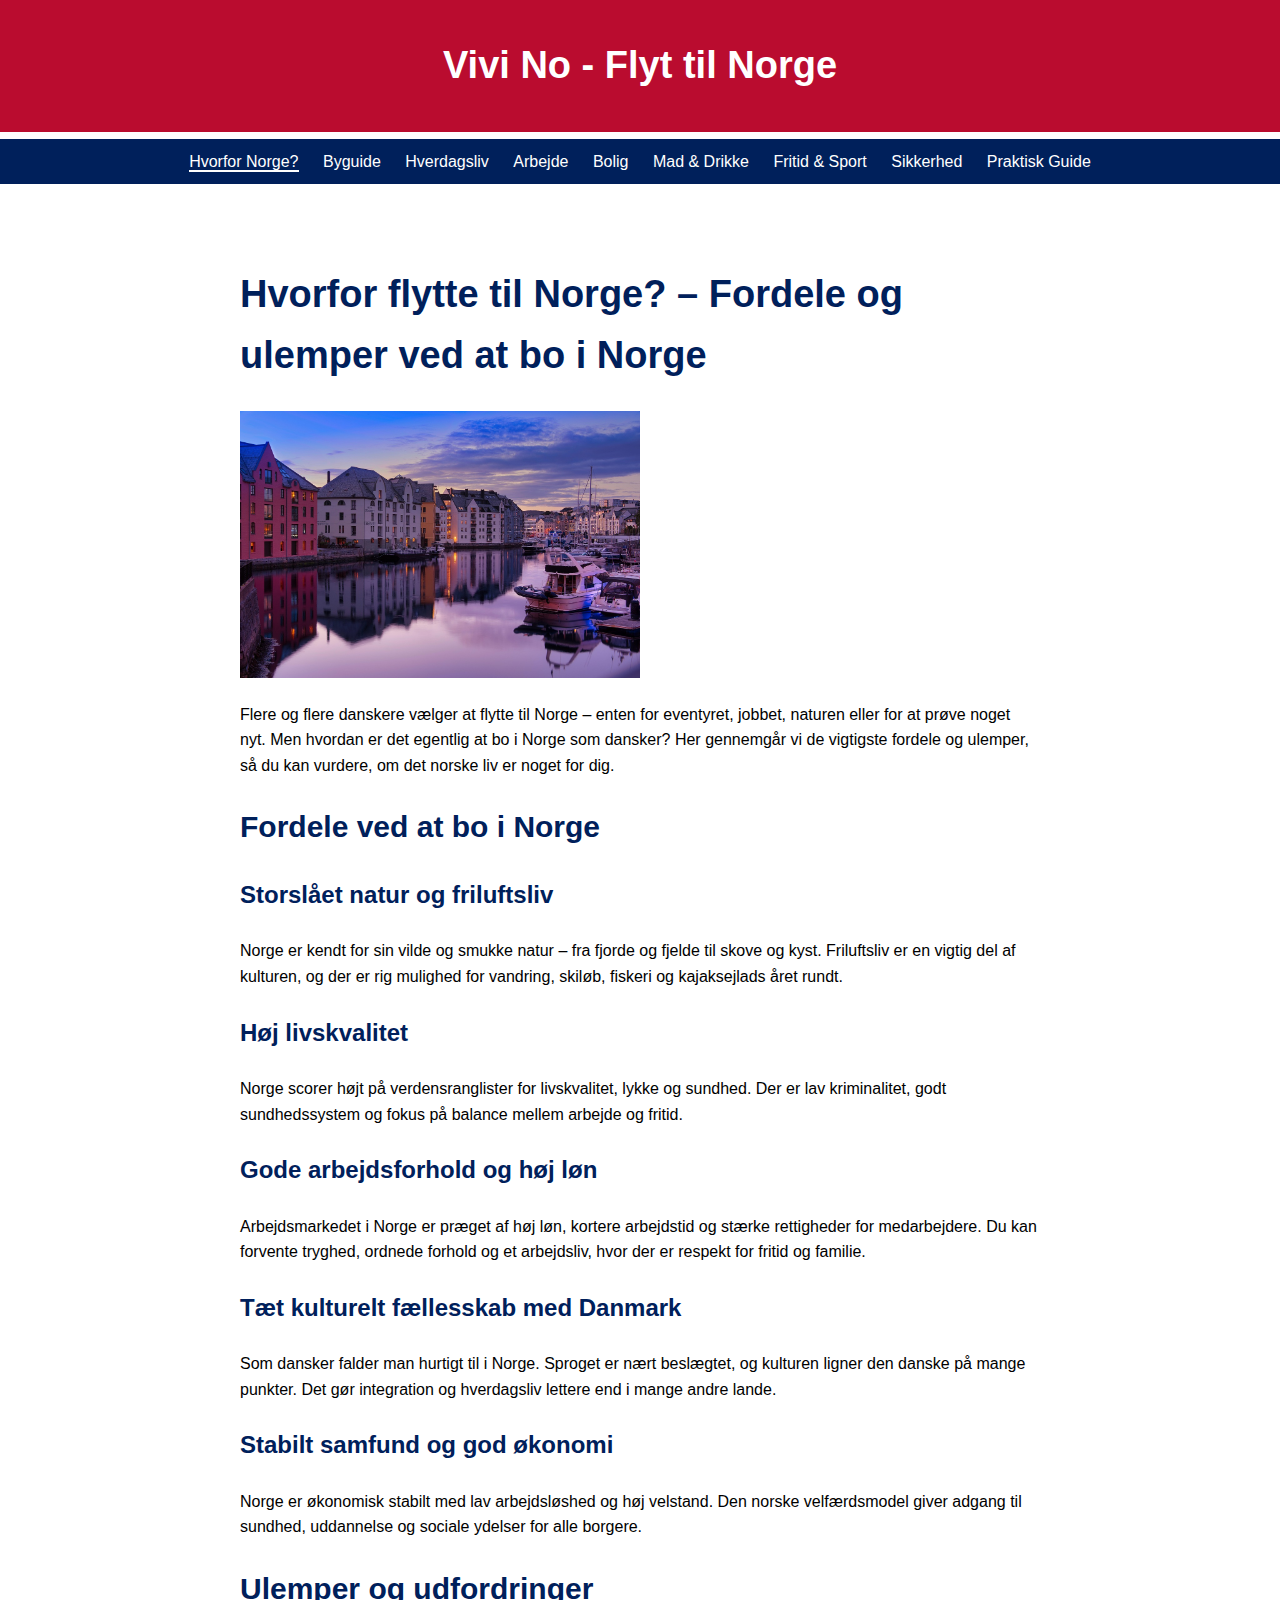
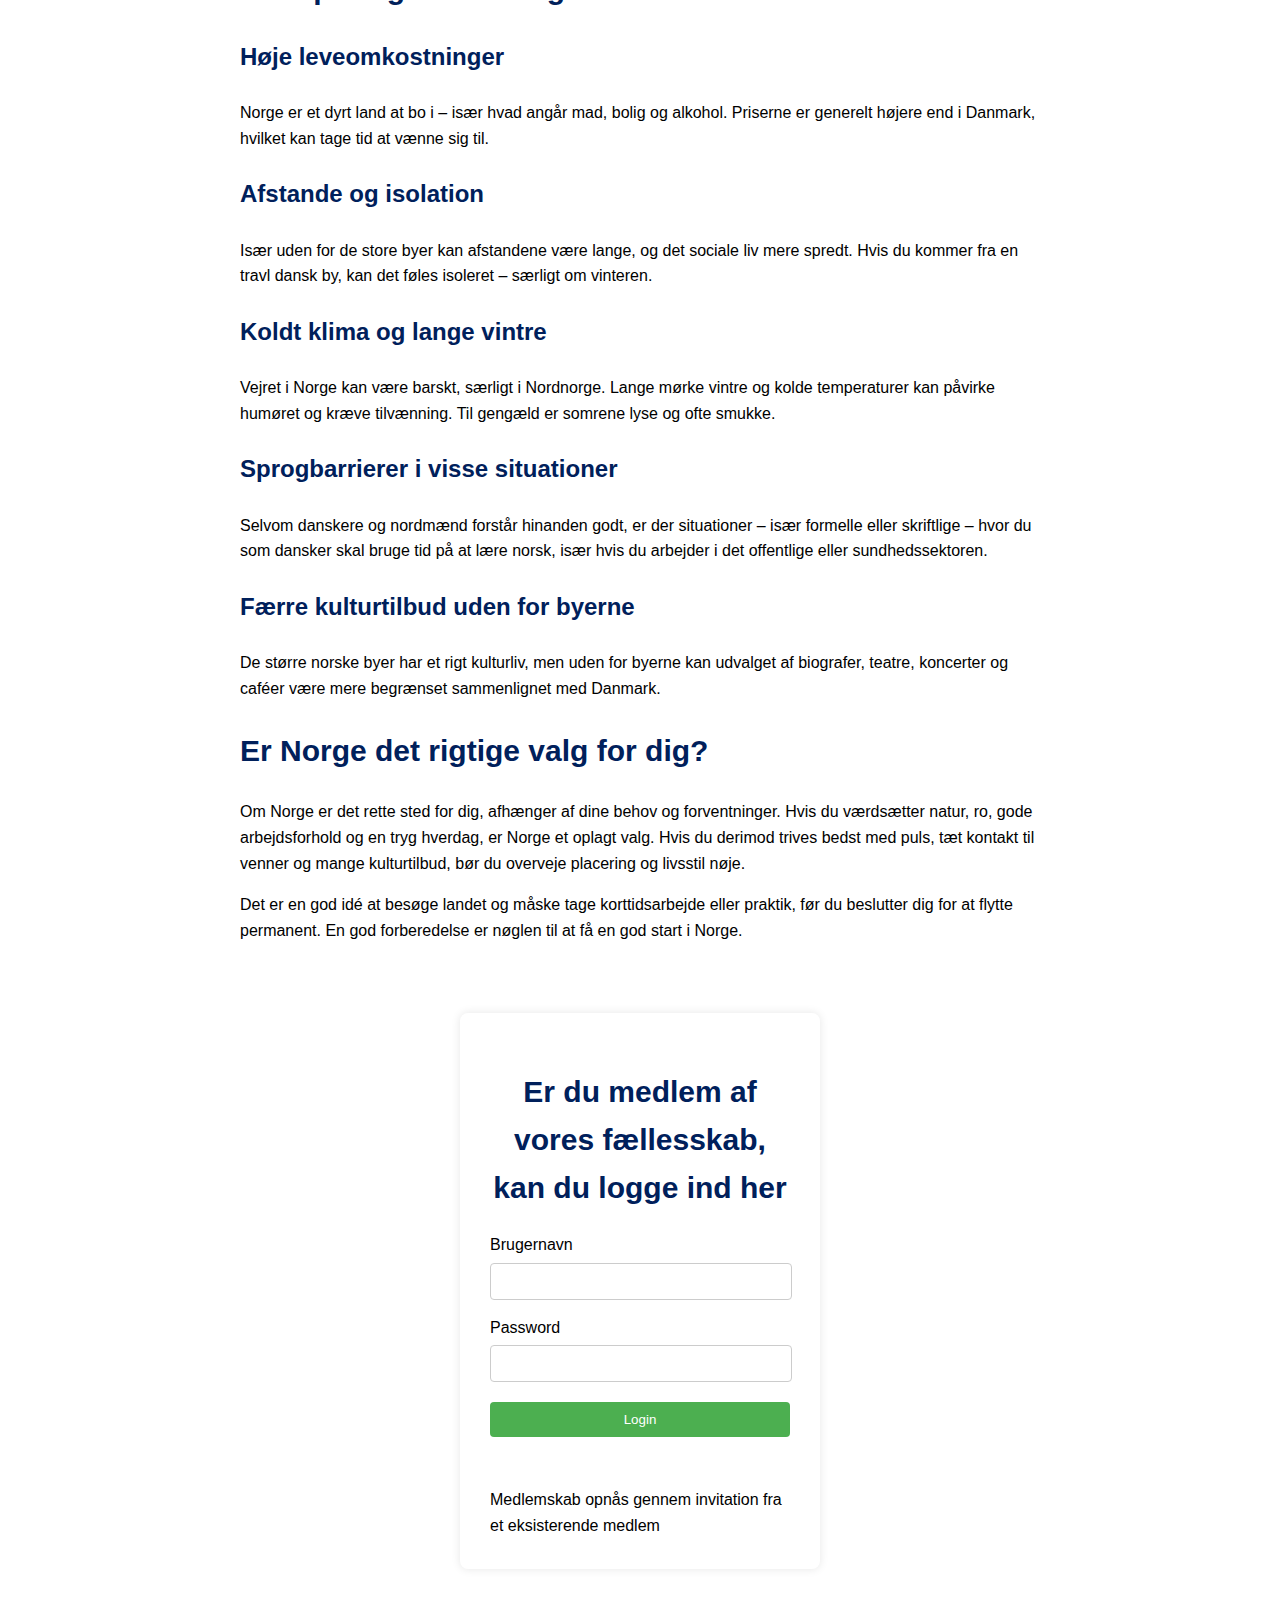
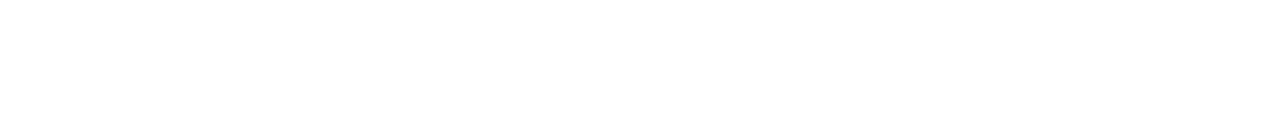
<file: index.html>
<!DOCTYPE html>
<html lang="da">
<head>
    <meta charset="UTF-8">
    <meta name="viewport" content="width=device-width, initial-scale=1.0">
    <title>Vivi No - Flyt til Norge</title>
    <link rel="stylesheet" href="styles.css"></link>
</head>
<body>
    <header>
        <h1>Vivi No - Flyt til Norge</h1>
    </header>
    <nav>
        <a href="index.html" class="current">Hvorfor Norge?</a>
        <a href="byguide.html">Byguide</a>
        <a href="hverdag.html">Hverdagsliv</a>
        <a href="arbejde.html">Arbejde</a>
        <a href="bolig.html">Bolig</a>
        <a href="mad.html">Mad & Drikke</a>
        <a href="fritid.html">Fritid & Sport</a>
        <a href="sikkerhed.html">Sikkerhed</a>
        <a href="praktisk.html">Praktisk Guide</a>
    </nav>
        <section id="hvorfor">
<h1>Hvorfor flytte til Norge? – Fordele og ulemper ved at bo i Norge</h1>
	<img src="pics/oslo.jpg">
  <p>Flere og flere danskere vælger at flytte til Norge – enten for eventyret, jobbet, naturen eller for at prøve noget nyt. Men hvordan er det egentlig at bo i Norge som dansker? Her gennemgår vi de vigtigste fordele og ulemper, så du kan vurdere, om det norske liv er noget for dig.</p>

  <h2>Fordele ved at bo i Norge</h2>

  <h3>Storslået natur og friluftsliv</h3>
  <p>Norge er kendt for sin vilde og smukke natur – fra fjorde og fjelde til skove og kyst. Friluftsliv er en vigtig del af kulturen, og der er rig mulighed for vandring, skiløb, fiskeri og kajaksejlads året rundt.</p>

  <h3>Høj livskvalitet</h3>
  <p>Norge scorer højt på verdensranglister for livskvalitet, lykke og sundhed. Der er lav kriminalitet, godt sundhedssystem og fokus på balance mellem arbejde og fritid.</p>

  <h3>Gode arbejdsforhold og høj løn</h3>
  <p>Arbejdsmarkedet i Norge er præget af høj løn, kortere arbejdstid og stærke rettigheder for medarbejdere. Du kan forvente tryghed, ordnede forhold og et arbejdsliv, hvor der er respekt for fritid og familie.</p>

  <h3>Tæt kulturelt fællesskab med Danmark</h3>
  <p>Som dansker falder man hurtigt til i Norge. Sproget er nært beslægtet, og kulturen ligner den danske på mange punkter. Det gør integration og hverdagsliv lettere end i mange andre lande.</p>

  <h3>Stabilt samfund og god økonomi</h3>
  <p>Norge er økonomisk stabilt med lav arbejdsløshed og høj velstand. Den norske velfærdsmodel giver adgang til sundhed, uddannelse og sociale ydelser for alle borgere.</p>

  <h2>Ulemper og udfordringer</h2>

  <h3>Høje leveomkostninger</h3>
  <p>Norge er et dyrt land at bo i – især hvad angår mad, bolig og alkohol. Priserne er generelt højere end i Danmark, hvilket kan tage tid at vænne sig til.</p>

  <h3>Afstande og isolation</h3>
  <p>Især uden for de store byer kan afstandene være lange, og det sociale liv mere spredt. Hvis du kommer fra en travl dansk by, kan det føles isoleret – særligt om vinteren.</p>

  <h3>Koldt klima og lange vintre</h3>
  <p>Vejret i Norge kan være barskt, særligt i Nordnorge. Lange mørke vintre og kolde temperaturer kan påvirke humøret og kræve tilvænning. Til gengæld er somrene lyse og ofte smukke.</p>

  <h3>Sprogbarrierer i visse situationer</h3>
  <p>Selvom danskere og nordmænd forstår hinanden godt, er der situationer – især formelle eller skriftlige – hvor du som dansker skal bruge tid på at lære norsk, især hvis du arbejder i det offentlige eller sundhedssektoren.</p>

  <h3>Færre kulturtilbud uden for byerne</h3>
  <p>De større norske byer har et rigt kulturliv, men uden for byerne kan udvalget af biografer, teatre, koncerter og caféer være mere begrænset sammenlignet med Danmark.</p>

  <h2>Er Norge det rigtige valg for dig?</h2>

  <p>Om Norge er det rette sted for dig, afhænger af dine behov og forventninger. Hvis du værdsætter natur, ro, gode arbejdsforhold og en tryg hverdag, er Norge et oplagt valg. Hvis du derimod trives bedst med puls, tæt kontakt til venner og mange kulturtilbud, bør du overveje placering og livsstil nøje.</p>

  <p>Det er en god idé at besøge landet og måske tage korttidsarbejde eller praktik, før du beslutter dig for at flytte permanent. En god forberedelse er nøglen til at få en god start i Norge.</p>

  <form method="post" action="" style="background-color: white; padding: 30px; border-radius: 8px; box-shadow: 0 0 10px rgba(0,0,0,0.1); width: 300px; margin: 70px auto">
	<h2 style="text-align: center; margin-bottom: 20px;">Er du medlem af vores fællesskab, kan du logge ind her</h2>

	<label for="username" style="display: block; margin-bottom: 5px;">Brugernavn</label>
	<input type="text" id="username" name="username" style="width: 280px;%; padding: 10px; margin-bottom: 15px; border: 1px solid #ccc; border-radius: 4px;">

	<label for="password" style="display: block; margin-bottom: 5px;">Password</label>
	<input type="password" id="password" name="password" style="width: 280px;; padding: 10px; margin-bottom: 20px; border: 1px solid #ccc; border-radius: 4px;">

	<button type="submit" style="width: 300px; padding: 10px; background-color: #4CAF50; color: white; border: none; border-radius: 4px; cursor: pointer;">
	  Login
	</button>
	<div style="margin-top:50px">
	Medlemskab opnås gennem invitation fra et eksisterende medlem
	</div>
  </form>

  </section>
		

</body>
</html>
</file>
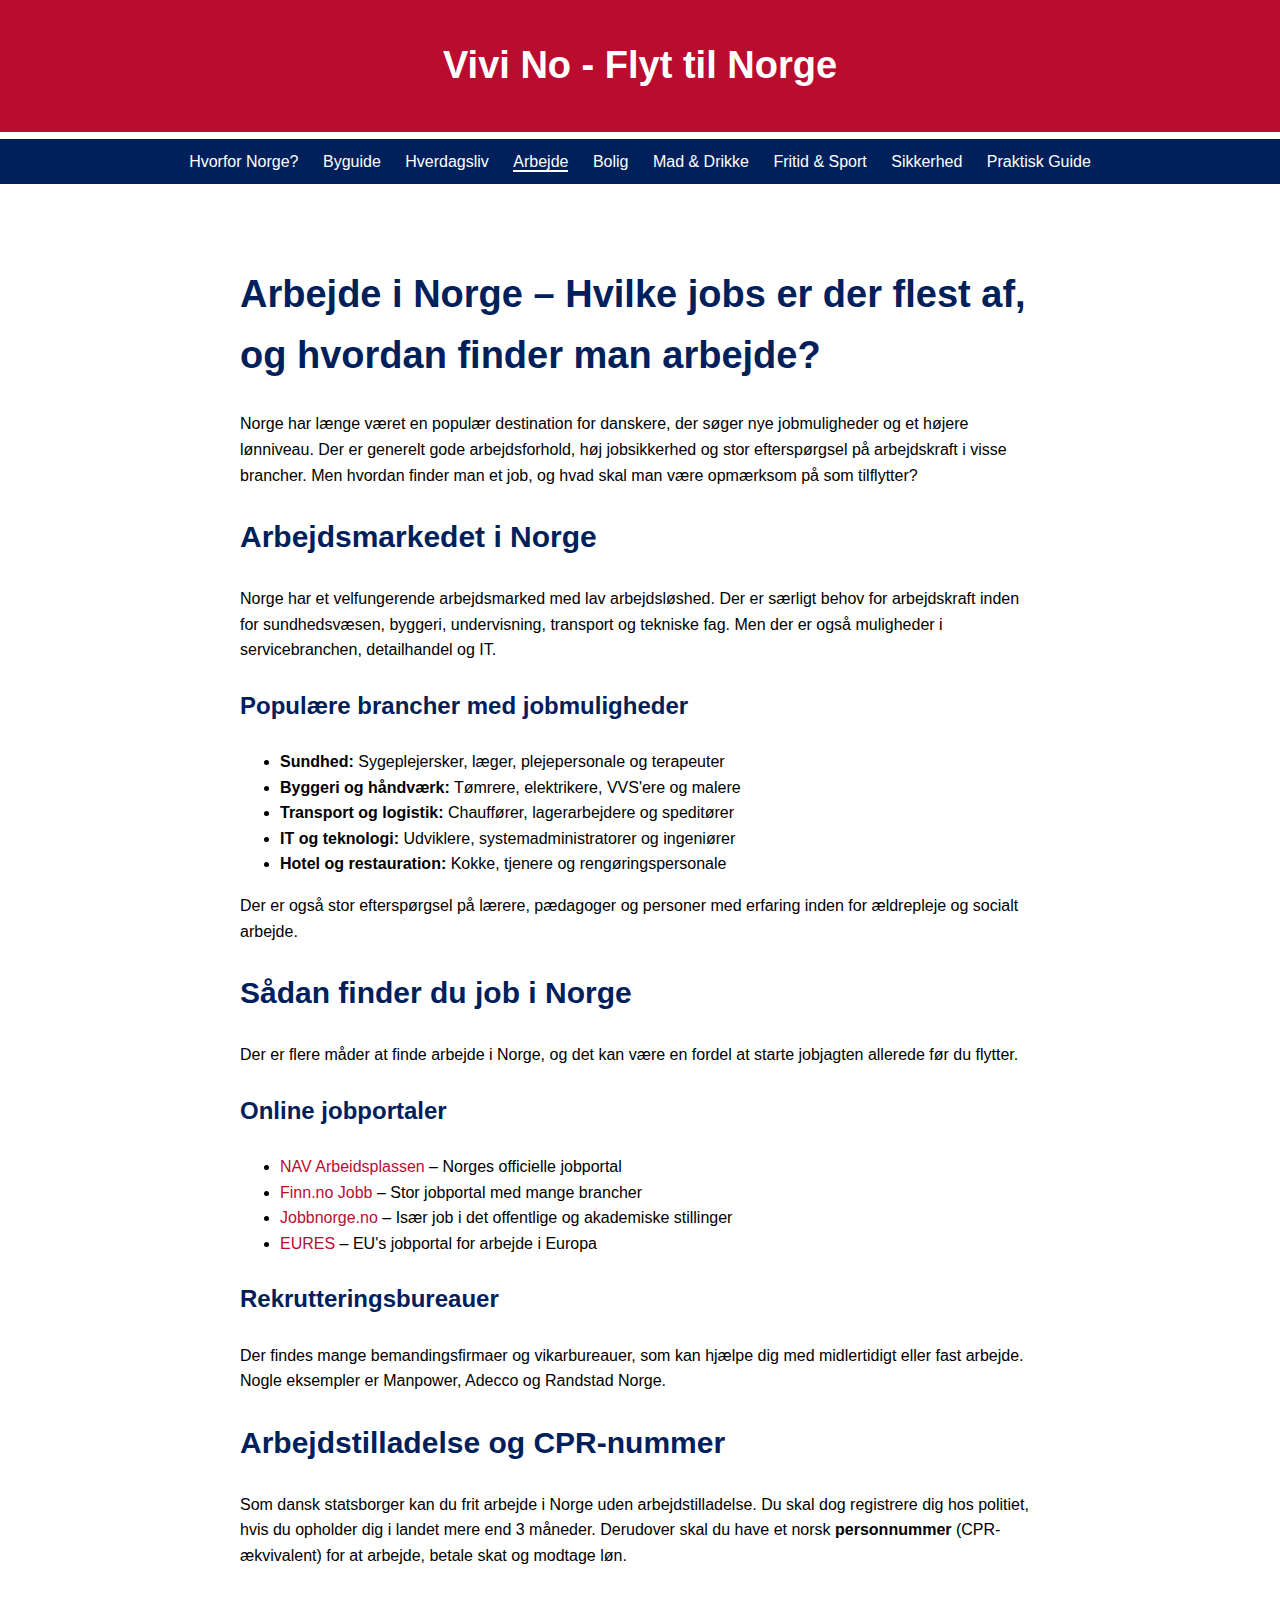
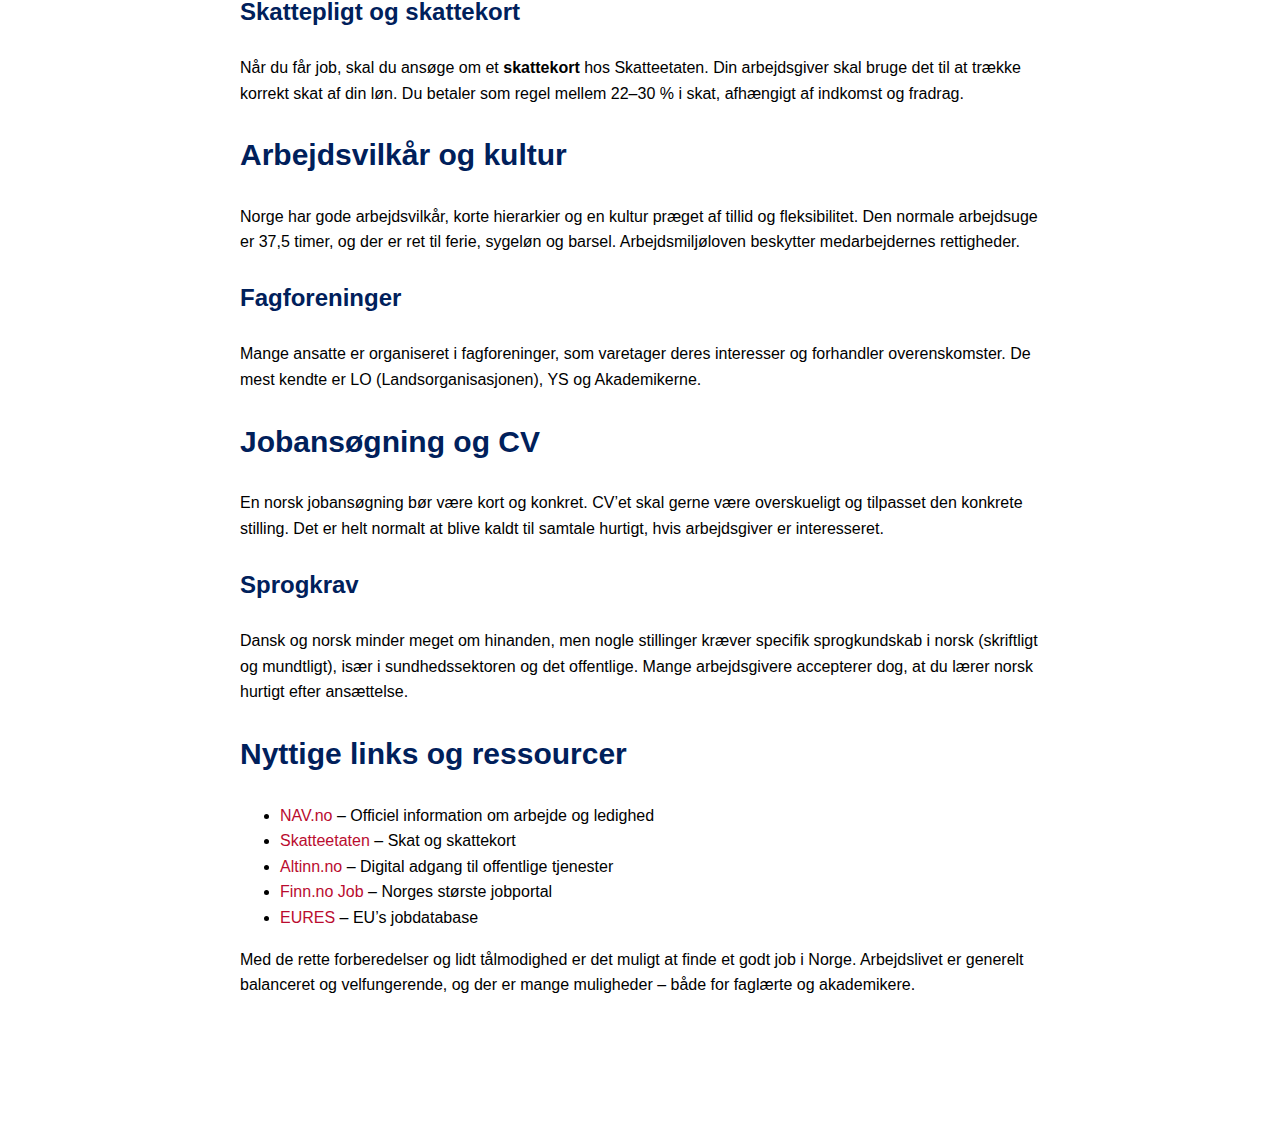
<file: arbejde.html>
<!DOCTYPE html>
<html lang="da">
<head>
    <meta charset="UTF-8">
    <meta name="viewport" content="width=device-width, initial-scale=1.0">
    <title>Vivi No - Flyt til Norge</title>
    <link rel="stylesheet" href="styles.css"></link>
</head>
<body>
    <header>
        <h1>Vivi No - Flyt til Norge</h1>
    </header>
    <nav>
        <a href="index.html">Hvorfor Norge?</a>
        <a href="byguide.html">Byguide</a>
        <a href="hverdag.html">Hverdagsliv</a>
        <a href="arbejde.html" class="current">Arbejde</a>
        <a href="bolig.html">Bolig</a>
        <a href="mad.html">Mad & Drikke</a>
        <a href="fritid.html">Fritid & Sport</a>
        <a href="sikkerhed.html">Sikkerhed</a>
        <a href="praktisk.html">Praktisk Guide</a>
    </nav>
        <section id="arbejde">
 <h1>Arbejde i Norge – Hvilke jobs er der flest af, og hvordan finder man arbejde?</h1>

  <p>Norge har længe været en populær destination for danskere, der søger nye jobmuligheder og et højere lønniveau. Der er generelt gode arbejdsforhold, høj jobsikkerhed og stor efterspørgsel på arbejdskraft i visse brancher. Men hvordan finder man et job, og hvad skal man være opmærksom på som tilflytter?</p>

  <h2>Arbejdsmarkedet i Norge</h2>

  <p>Norge har et velfungerende arbejdsmarked med lav arbejdsløshed. Der er særligt behov for arbejdskraft inden for sundhedsvæsen, byggeri, undervisning, transport og tekniske fag. Men der er også muligheder i servicebranchen, detailhandel og IT.</p>

  <h3>Populære brancher med jobmuligheder</h3>
  <ul>
    <li><strong>Sundhed:</strong> Sygeplejersker, læger, plejepersonale og terapeuter</li>
    <li><strong>Byggeri og håndværk:</strong> Tømrere, elektrikere, VVS'ere og malere</li>
    <li><strong>Transport og logistik:</strong> Chauffører, lagerarbejdere og speditører</li>
    <li><strong>IT og teknologi:</strong> Udviklere, systemadministratorer og ingeniører</li>
    <li><strong>Hotel og restauration:</strong> Kokke, tjenere og rengøringspersonale</li>
  </ul>

  <p>Der er også stor efterspørgsel på lærere, pædagoger og personer med erfaring inden for ældrepleje og socialt arbejde.</p>

  <h2>Sådan finder du job i Norge</h2>

  <p>Der er flere måder at finde arbejde i Norge, og det kan være en fordel at starte jobjagten allerede før du flytter.</p>

  <h3>Online jobportaler</h3>
  <ul>
    <li><a href="https://arbeidsplassen.nav.no/" target="_blank">NAV Arbeidsplassen</a> – Norges officielle jobportal</li>
    <li><a href="https://www.finn.no/job" target="_blank">Finn.no Jobb</a> – Stor jobportal med mange brancher</li>
    <li><a href="https://www.jobbnorge.no/" target="_blank">Jobbnorge.no</a> – Især job i det offentlige og akademiske stillinger</li>
    <li><a href="https://eures.europa.eu/" target="_blank">EURES</a> – EU's jobportal for arbejde i Europa</li>
  </ul>

  <h3>Rekrutteringsbureauer</h3>
  <p>Der findes mange bemandingsfirmaer og vikarbureauer, som kan hjælpe dig med midlertidigt eller fast arbejde. Nogle eksempler er Manpower, Adecco og Randstad Norge.</p>

  <h2>Arbejdstilladelse og CPR-nummer</h2>

  <p>Som dansk statsborger kan du frit arbejde i Norge uden arbejdstilladelse. Du skal dog registrere dig hos politiet, hvis du opholder dig i landet mere end 3 måneder. Derudover skal du have et norsk <strong>personnummer</strong> (CPR-ækvivalent) for at arbejde, betale skat og modtage løn.</p>

  <h3>Skattepligt og skattekort</h3>
  <p>Når du får job, skal du ansøge om et <strong>skattekort</strong> hos Skatteetaten. Din arbejdsgiver skal bruge det til at trække korrekt skat af din løn. Du betaler som regel mellem 22–30 % i skat, afhængigt af indkomst og fradrag.</p>

  <h2>Arbejdsvilkår og kultur</h2>

  <p>Norge har gode arbejdsvilkår, korte hierarkier og en kultur præget af tillid og fleksibilitet. Den normale arbejdsuge er 37,5 timer, og der er ret til ferie, sygeløn og barsel. Arbejdsmiljøloven beskytter medarbejdernes rettigheder.</p>

  <h3>Fagforeninger</h3>
  <p>Mange ansatte er organiseret i fagforeninger, som varetager deres interesser og forhandler overenskomster. De mest kendte er LO (Landsorganisasjonen), YS og Akademikerne.</p>

  <h2>Jobansøgning og CV</h2>

  <p>En norsk jobansøgning bør være kort og konkret. CV’et skal gerne være overskueligt og tilpasset den konkrete stilling. Det er helt normalt at blive kaldt til samtale hurtigt, hvis arbejdsgiver er interesseret.</p>

  <h3>Sprogkrav</h3>
  <p>Dansk og norsk minder meget om hinanden, men nogle stillinger kræver specifik sprogkundskab i norsk (skriftligt og mundtligt), især i sundhedssektoren og det offentlige. Mange arbejdsgivere accepterer dog, at du lærer norsk hurtigt efter ansættelse.</p>

  <h2>Nyttige links og ressourcer</h2>
  <ul>
    <li><a href="https://www.nav.no/" target="_blank">NAV.no</a> – Officiel information om arbejde og ledighed</li>
    <li><a href="https://www.skatteetaten.no/" target="_blank">Skatteetaten</a> – Skat og skattekort</li>
    <li><a href="https://www.altinn.no/" target="_blank">Altinn.no</a> – Digital adgang til offentlige tjenester</li>
    <li><a href="https://www.finn.no/job" target="_blank">Finn.no Job</a> – Norges største jobportal</li>
    <li><a href="https://eures.europa.eu/" target="_blank">EURES</a> – EU’s jobdatabase</li>
  </ul>

  <p>Med de rette forberedelser og lidt tålmodighed er det muligt at finde et godt job i Norge. Arbejdslivet er generelt balanceret og velfungerende, og der er mange muligheder – både for faglærte og akademikere.</p>

        </section>
</body>
</html>
</file>
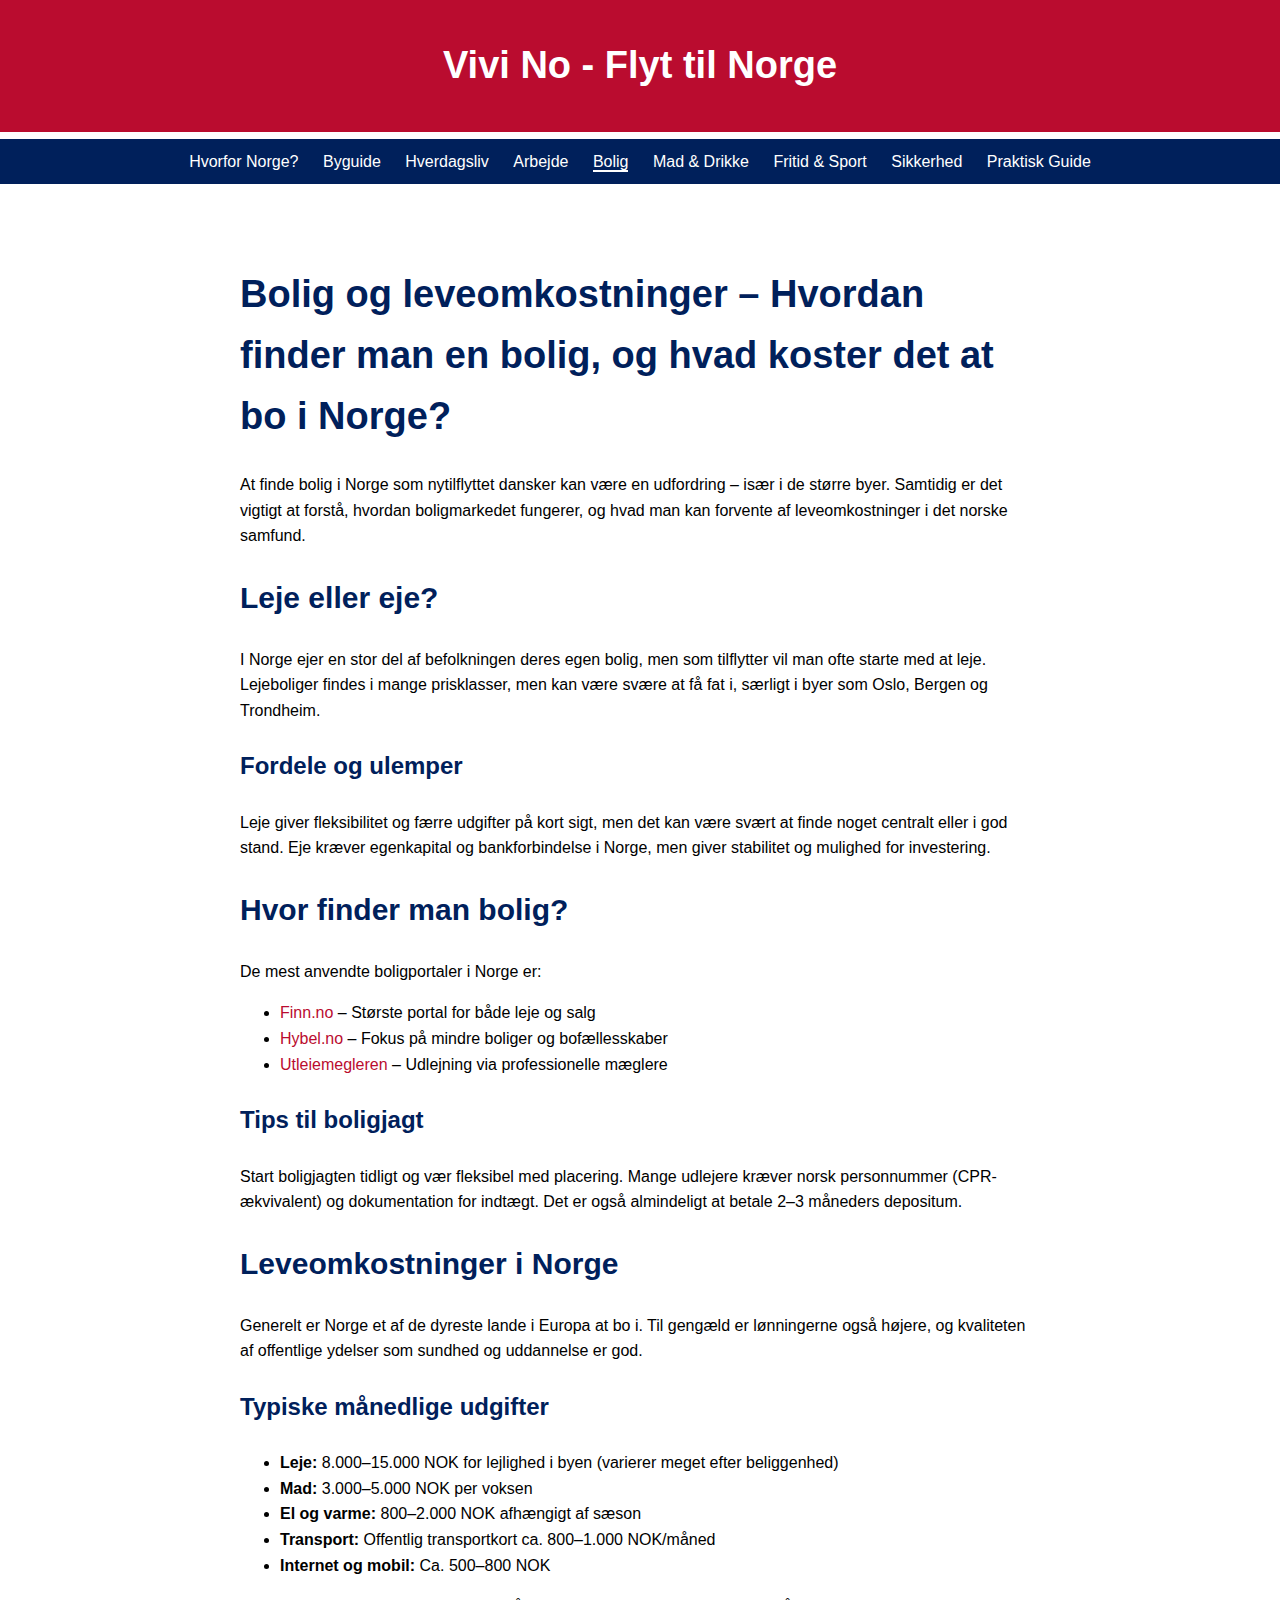
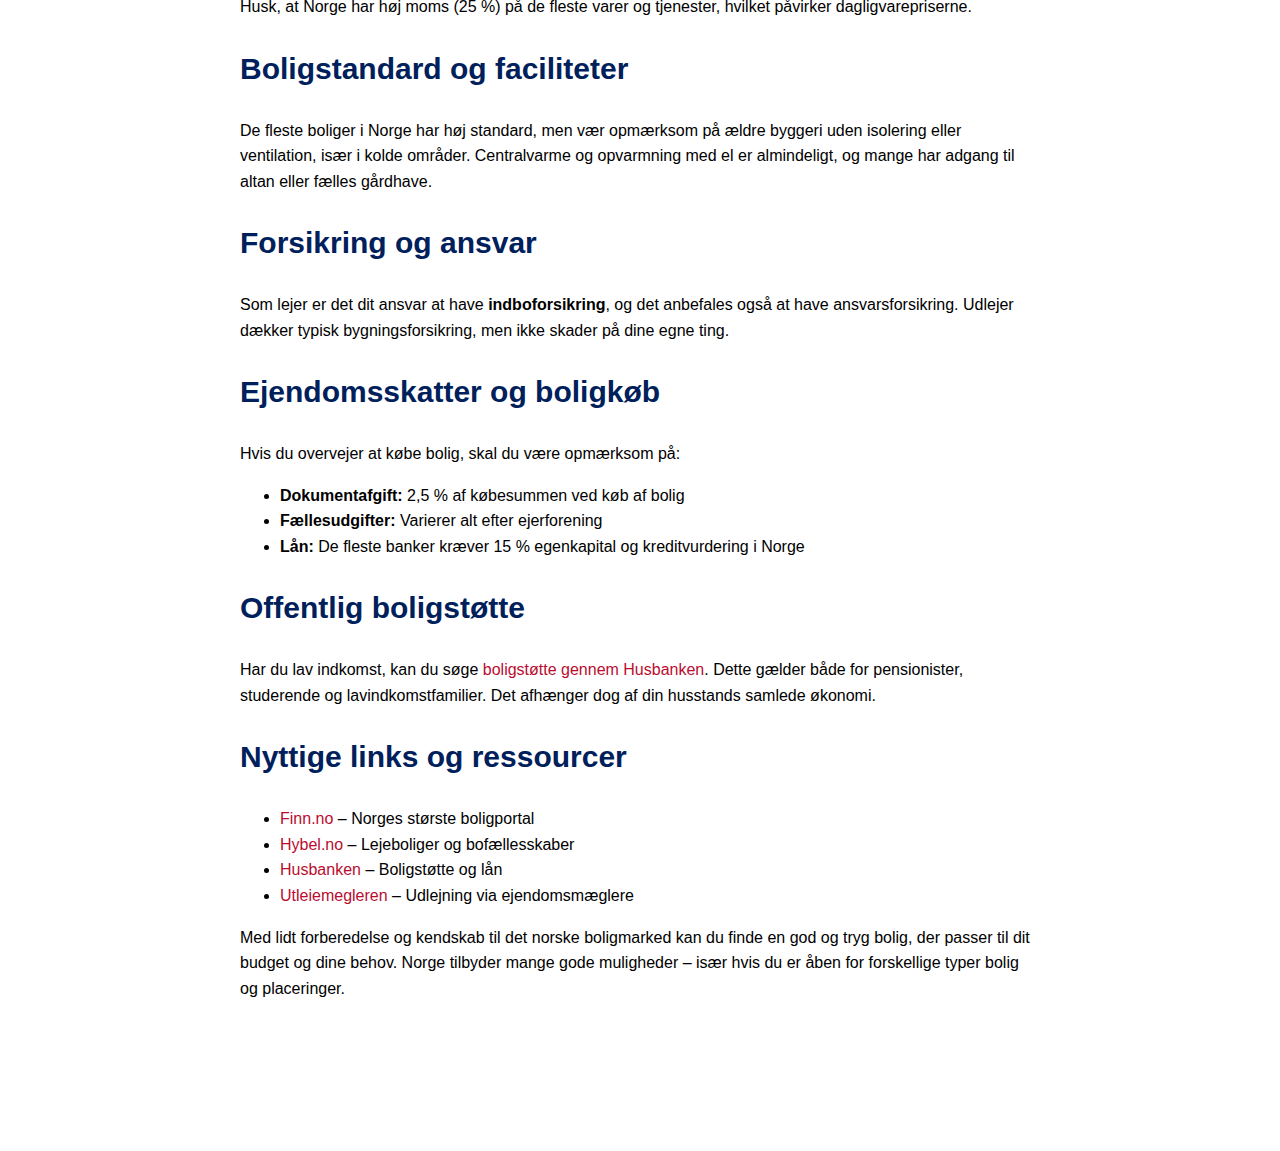
<file: bolig.html>
<!DOCTYPE html>
<html lang="da">
<head>
    <meta charset="UTF-8">
    <meta name="viewport" content="width=device-width, initial-scale=1.0">
    <title>Vivi No - Flyt til Norge</title>
    <link rel="stylesheet" href="styles.css"></link>
</head>
<body>
    <header>
        <h1>Vivi No - Flyt til Norge</h1>
    </header>
    <nav>
        <a href="index.html">Hvorfor Norge?</a>
        <a href="byguide.html">Byguide</a>
        <a href="hverdag.html">Hverdagsliv</a>
        <a href="arbejde.html">Arbejde</a>
        <a href="bolig.html" class="current">Bolig</a>
        <a href="mad.html">Mad & Drikke</a>
        <a href="fritid.html">Fritid & Sport</a>
        <a href="sikkerhed.html">Sikkerhed</a>
        <a href="praktisk.html">Praktisk Guide</a>
    </nav>

        <section id="bolig">
 <h1>Bolig og leveomkostninger – Hvordan finder man en bolig, og hvad koster det at bo i Norge?</h1>

  <p>At finde bolig i Norge som nytilflyttet dansker kan være en udfordring – især i de større byer. Samtidig er det vigtigt at forstå, hvordan boligmarkedet fungerer, og hvad man kan forvente af leveomkostninger i det norske samfund.</p>

  <h2>Leje eller eje?</h2>

  <p>I Norge ejer en stor del af befolkningen deres egen bolig, men som tilflytter vil man ofte starte med at leje. Lejeboliger findes i mange prisklasser, men kan være svære at få fat i, særligt i byer som Oslo, Bergen og Trondheim.</p>

  <h3>Fordele og ulemper</h3>
  <p>Leje giver fleksibilitet og færre udgifter på kort sigt, men det kan være svært at finde noget centralt eller i god stand. Eje kræver egenkapital og bankforbindelse i Norge, men giver stabilitet og mulighed for investering.</p>

  <h2>Hvor finder man bolig?</h2>

  <p>De mest anvendte boligportaler i Norge er:</p>
  <ul>
    <li><a href="https://www.finn.no/realestate/lettings/search.html" target="_blank">Finn.no</a> – Største portal for både leje og salg</li>
    <li><a href="https://hybel.no" target="_blank">Hybel.no</a> – Fokus på mindre boliger og bofællesskaber</li>
    <li><a href="https://www.utleiemegleren.no/" target="_blank">Utleiemegleren</a> – Udlejning via professionelle mæglere</li>
  </ul>

  <h3>Tips til boligjagt</h3>
  <p>Start boligjagten tidligt og vær fleksibel med placering. Mange udlejere kræver norsk personnummer (CPR-ækvivalent) og dokumentation for indtægt. Det er også almindeligt at betale 2–3 måneders depositum.</p>

  <h2>Leveomkostninger i Norge</h2>

  <p>Generelt er Norge et af de dyreste lande i Europa at bo i. Til gengæld er lønningerne også højere, og kvaliteten af offentlige ydelser som sundhed og uddannelse er god.</p>

  <h3>Typiske månedlige udgifter</h3>
  <ul>
    <li><strong>Leje:</strong> 8.000–15.000 NOK for lejlighed i byen (varierer meget efter beliggenhed)</li>
    <li><strong>Mad:</strong> 3.000–5.000 NOK per voksen</li>
    <li><strong>El og varme:</strong> 800–2.000 NOK afhængigt af sæson</li>
    <li><strong>Transport:</strong> Offentlig transportkort ca. 800–1.000 NOK/måned</li>
    <li><strong>Internet og mobil:</strong> Ca. 500–800 NOK</li>
  </ul>

  <p>Husk, at Norge har høj moms (25 %) på de fleste varer og tjenester, hvilket påvirker dagligvarepriserne.</p>

  <h2>Boligstandard og faciliteter</h2>

  <p>De fleste boliger i Norge har høj standard, men vær opmærksom på ældre byggeri uden isolering eller ventilation, især i kolde områder. Centralvarme og opvarmning med el er almindeligt, og mange har adgang til altan eller fælles gårdhave.</p>

  <h2>Forsikring og ansvar</h2>

  <p>Som lejer er det dit ansvar at have <strong>indboforsikring</strong>, og det anbefales også at have ansvarsforsikring. Udlejer dækker typisk bygningsforsikring, men ikke skader på dine egne ting.</p>

  <h2>Ejendomsskatter og boligkøb</h2>

  <p>Hvis du overvejer at købe bolig, skal du være opmærksom på:</p>
  <ul>
    <li><strong>Dokumentafgift:</strong> 2,5 % af købesummen ved køb af bolig</li>
    <li><strong>Fællesudgifter:</strong> Varierer alt efter ejerforening</li>
    <li><strong>Lån:</strong> De fleste banker kræver 15 % egenkapital og kreditvurdering i Norge</li>
  </ul>

  <h2>Offentlig boligstøtte</h2>

  <p>Har du lav indkomst, kan du søge <a href="https://www.husbanken.no/" target="_blank">boligstøtte gennem Husbanken</a>. Dette gælder både for pensionister, studerende og lavindkomstfamilier. Det afhænger dog af din husstands samlede økonomi.</p>

  <h2>Nyttige links og ressourcer</h2>
  <ul>
    <li><a href="https://www.finn.no" target="_blank">Finn.no</a> – Norges største boligportal</li>
    <li><a href="https://www.hybel.no" target="_blank">Hybel.no</a> – Lejeboliger og bofællesskaber</li>
    <li><a href="https://www.husbanken.no" target="_blank">Husbanken</a> – Boligstøtte og lån</li>
    <li><a href="https://www.utleiemegleren.no" target="_blank">Utleiemegleren</a> – Udlejning via ejendomsmæglere</li>
  </ul>

  <p>Med lidt forberedelse og kendskab til det norske boligmarked kan du finde en god og tryg bolig, der passer til dit budget og dine behov. Norge tilbyder mange gode muligheder – især hvis du er åben for forskellige typer bolig og placeringer.</p>

        </section>
</body>
</html>
</file>
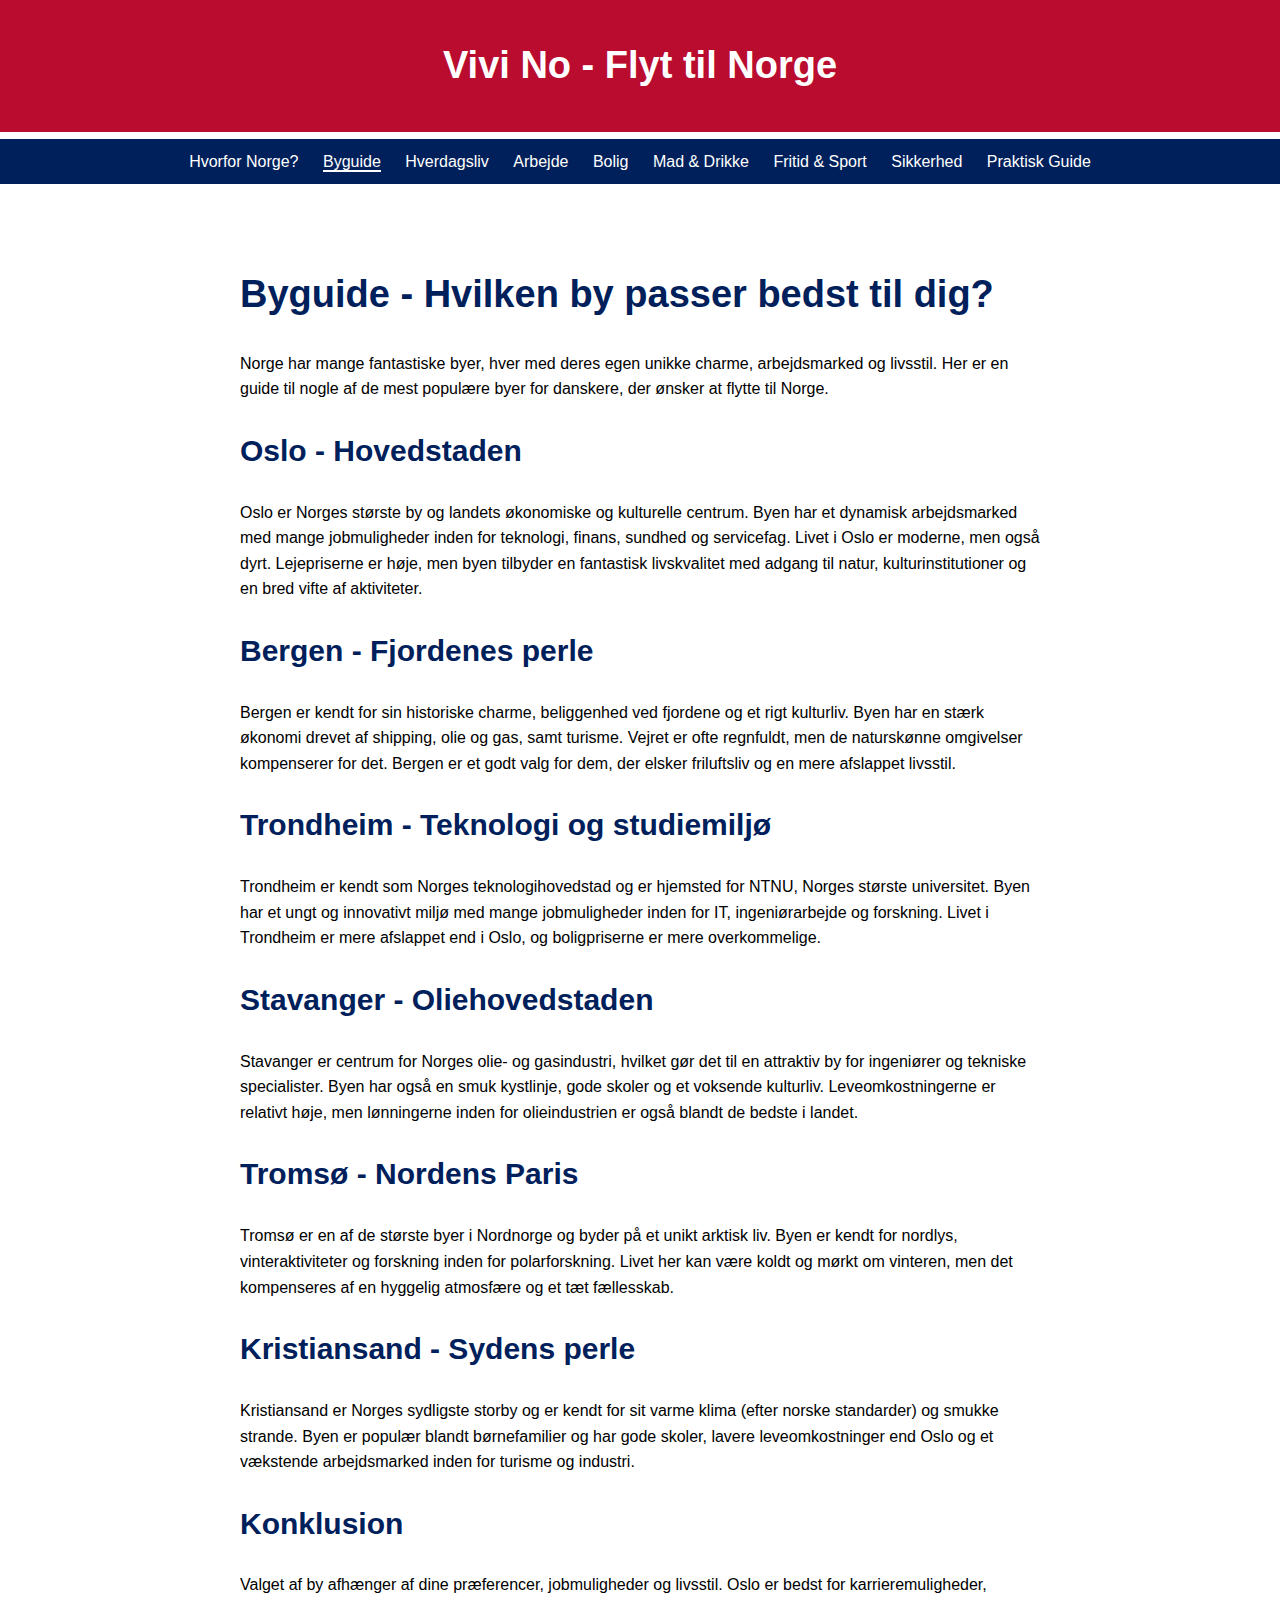
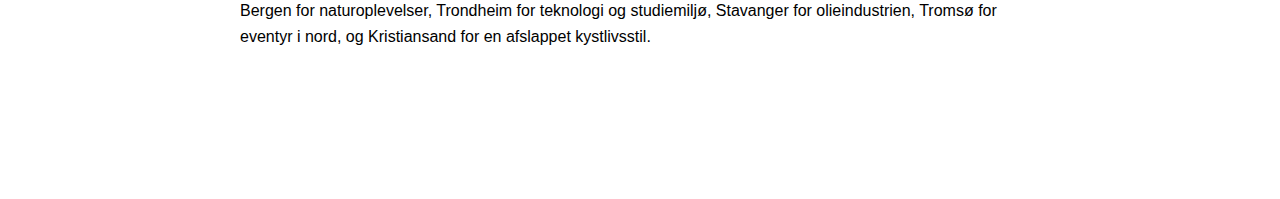
<file: byguide.html>
<!DOCTYPE html>
<html lang="da">
<head>
    <meta charset="UTF-8">
    <meta name="viewport" content="width=device-width, initial-scale=1.0">
    <title>Vivi No - Flyt til Norge</title>
    <link rel="stylesheet" href="styles.css"></link>
</head>
<body>
    <header>
        <h1>Vivi No - Flyt til Norge</h1>
    </header>
    <nav>
        <a href="index.html">Hvorfor Norge?</a>
        <a href="byguide.html" class="current">Byguide</a>
        <a href="hverdag.html">Hverdagsliv</a>
        <a href="arbejde.html">Arbejde</a>
        <a href="bolig.html">Bolig</a>
        <a href="mad.html">Mad & Drikke</a>
        <a href="fritid.html">Fritid & Sport</a>
        <a href="sikkerhed.html">Sikkerhed</a>
        <a href="praktisk.html">Praktisk Guide</a>
    </nav>
        <section id="byguide">
            <h1>Byguide - Hvilken by passer bedst til dig?</h1>
            <p>Norge har mange fantastiske byer, hver med deres egen unikke charme, arbejdsmarked og livsstil. Her er en guide til nogle af de mest populære byer for danskere, der ønsker at flytte til Norge.</p>
            
            <h2>Oslo - Hovedstaden</h2>
            <p>Oslo er Norges største by og landets økonomiske og kulturelle centrum. Byen har et dynamisk arbejdsmarked med mange jobmuligheder inden for teknologi, finans, sundhed og servicefag. Livet i Oslo er moderne, men også dyrt. Lejepriserne er høje, men byen tilbyder en fantastisk livskvalitet med adgang til natur, kulturinstitutioner og en bred vifte af aktiviteter.</p>
            
            <h2>Bergen - Fjordenes perle</h2>
            <p>Bergen er kendt for sin historiske charme, beliggenhed ved fjordene og et rigt kulturliv. Byen har en stærk økonomi drevet af shipping, olie og gas, samt turisme. Vejret er ofte regnfuldt, men de naturskønne omgivelser kompenserer for det. Bergen er et godt valg for dem, der elsker friluftsliv og en mere afslappet livsstil.</p>
            
            <h2>Trondheim - Teknologi og studiemiljø</h2>
            <p>Trondheim er kendt som Norges teknologihovedstad og er hjemsted for NTNU, Norges største universitet. Byen har et ungt og innovativt miljø med mange jobmuligheder inden for IT, ingeniørarbejde og forskning. Livet i Trondheim er mere afslappet end i Oslo, og boligpriserne er mere overkommelige.</p>
            
            <h2>Stavanger - Oliehovedstaden</h2>
            <p>Stavanger er centrum for Norges olie- og gasindustri, hvilket gør det til en attraktiv by for ingeniører og tekniske specialister. Byen har også en smuk kystlinje, gode skoler og et voksende kulturliv. Leveomkostningerne er relativt høje, men lønningerne inden for olieindustrien er også blandt de bedste i landet.</p>
            
            <h2>Tromsø - Nordens Paris</h2>
            <p>Tromsø er en af de største byer i Nordnorge og byder på et unikt arktisk liv. Byen er kendt for nordlys, vinteraktiviteter og forskning inden for polarforskning. Livet her kan være koldt og mørkt om vinteren, men det kompenseres af en hyggelig atmosfære og et tæt fællesskab.</p>
            
            <h2>Kristiansand - Sydens perle</h2>
            <p>Kristiansand er Norges sydligste storby og er kendt for sit varme klima (efter norske standarder) og smukke strande. Byen er populær blandt børnefamilier og har gode skoler, lavere leveomkostninger end Oslo og et vækstende arbejdsmarked inden for turisme og industri.</p>
            
            <h2>Konklusion</h2>
            <p>Valget af by afhænger af dine præferencer, jobmuligheder og livsstil. Oslo er bedst for karrieremuligheder, Bergen for naturoplevelser, Trondheim for teknologi og studiemiljø, Stavanger for olieindustrien, Tromsø for eventyr i nord, og Kristiansand for en afslappet kystlivsstil.</p>
        </section>
</body>
</html>
</file>
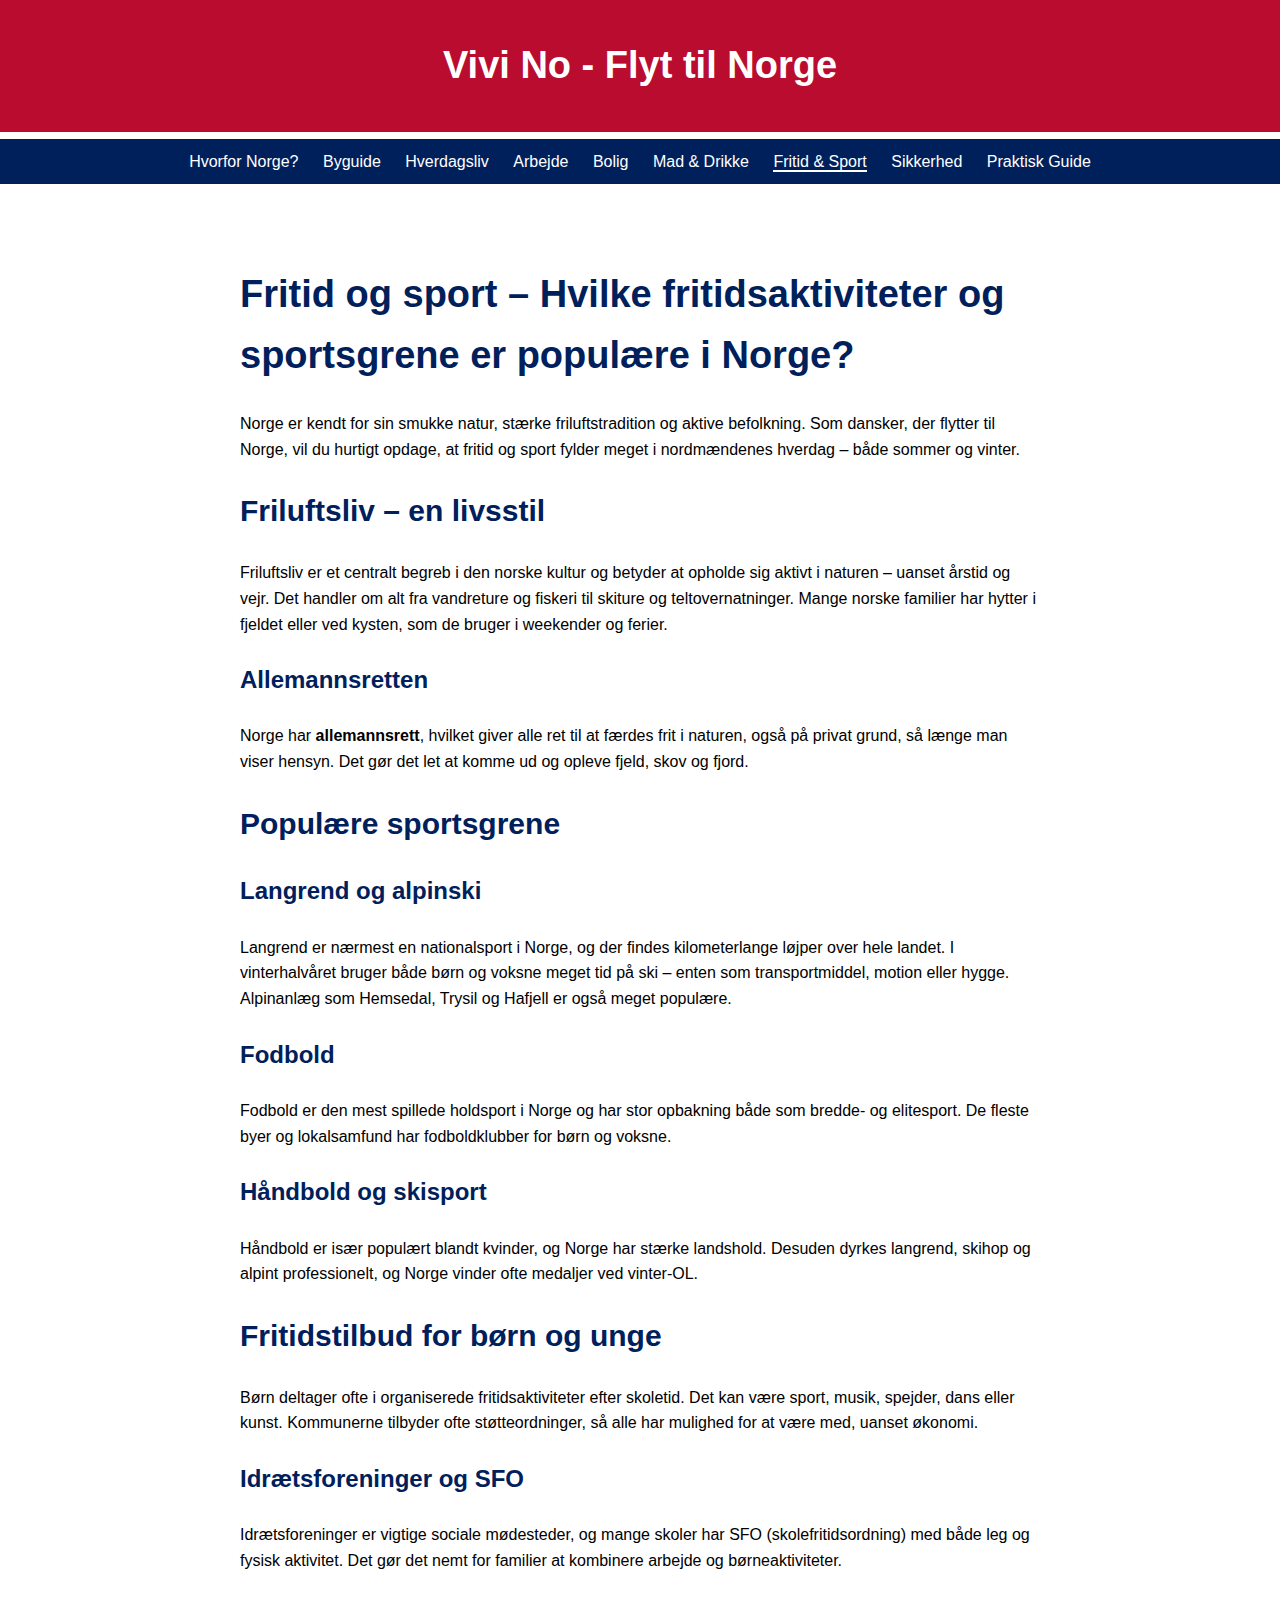
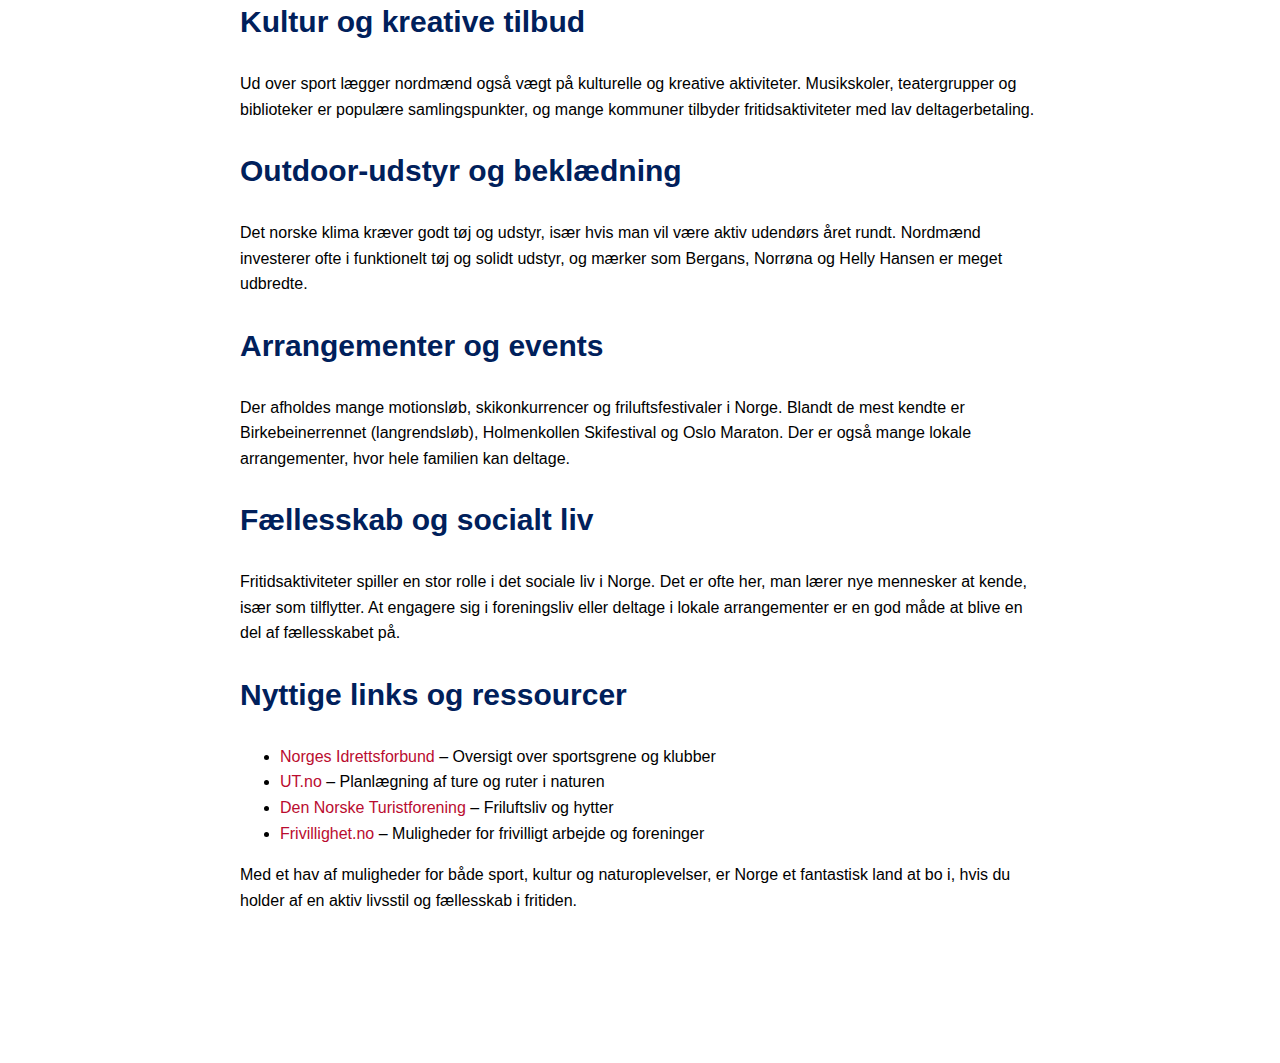
<file: fritid.html>
<!DOCTYPE html>
<html lang="da">
<head>
    <meta charset="UTF-8">
    <meta name="viewport" content="width=device-width, initial-scale=1.0">
    <title>Vivi No - Flyt til Norge</title>
    <link rel="stylesheet" href="styles.css"></link>
</head>
<body>
    <header>
        <h1>Vivi No - Flyt til Norge</h1>
    </header>
    <nav>
        <a href="index.html">Hvorfor Norge?</a>
        <a href="byguide.html">Byguide</a>
        <a href="hverdag.html">Hverdagsliv</a>
        <a href="arbejde.html">Arbejde</a>
        <a href="bolig.html">Bolig</a>
        <a href="mad.html">Mad & Drikke</a>
        <a href="fritid.html" class="current">Fritid & Sport</a>
        <a href="sikkerhed.html">Sikkerhed</a>
        <a href="praktisk.html">Praktisk Guide</a>
    </nav>  
        <section id="fritid">
  <h1>Fritid og sport – Hvilke fritidsaktiviteter og sportsgrene er populære i Norge?</h1>

  <p>Norge er kendt for sin smukke natur, stærke friluftstradition og aktive befolkning. Som dansker, der flytter til Norge, vil du hurtigt opdage, at fritid og sport fylder meget i nordmændenes hverdag – både sommer og vinter.</p>

  <h2>Friluftsliv – en livsstil</h2>

  <p>Friluftsliv er et centralt begreb i den norske kultur og betyder at opholde sig aktivt i naturen – uanset årstid og vejr. Det handler om alt fra vandreture og fiskeri til skiture og teltovernatninger. Mange norske familier har hytter i fjeldet eller ved kysten, som de bruger i weekender og ferier.</p>

  <h3>Allemannsretten</h3>
  <p>Norge har <strong>allemannsrett</strong>, hvilket giver alle ret til at færdes frit i naturen, også på privat grund, så længe man viser hensyn. Det gør det let at komme ud og opleve fjeld, skov og fjord.</p>

  <h2>Populære sportsgrene</h2>

  <h3>Langrend og alpinski</h3>
  <p>Langrend er nærmest en nationalsport i Norge, og der findes kilometerlange løjper over hele landet. I vinterhalvåret bruger både børn og voksne meget tid på ski – enten som transportmiddel, motion eller hygge. Alpinanlæg som Hemsedal, Trysil og Hafjell er også meget populære.</p>

  <h3>Fodbold</h3>
  <p>Fodbold er den mest spillede holdsport i Norge og har stor opbakning både som bredde- og elitesport. De fleste byer og lokalsamfund har fodboldklubber for børn og voksne.</p>

  <h3>Håndbold og skisport</h3>
  <p>Håndbold er især populært blandt kvinder, og Norge har stærke landshold. Desuden dyrkes langrend, skihop og alpint professionelt, og Norge vinder ofte medaljer ved vinter-OL.</p>

  <h2>Fritidstilbud for børn og unge</h2>

  <p>Børn deltager ofte i organiserede fritidsaktiviteter efter skoletid. Det kan være sport, musik, spejder, dans eller kunst. Kommunerne tilbyder ofte støtteordninger, så alle har mulighed for at være med, uanset økonomi.</p>

  <h3>Idrætsforeninger og SFO</h3>
  <p>Idrætsforeninger er vigtige sociale mødesteder, og mange skoler har SFO (skolefritidsordning) med både leg og fysisk aktivitet. Det gør det nemt for familier at kombinere arbejde og børneaktiviteter.</p>

  <h2>Kultur og kreative tilbud</h2>

  <p>Ud over sport lægger nordmænd også vægt på kulturelle og kreative aktiviteter. Musikskoler, teatergrupper og biblioteker er populære samlingspunkter, og mange kommuner tilbyder fritidsaktiviteter med lav deltagerbetaling.</p>

  <h2>Outdoor-udstyr og beklædning</h2>

  <p>Det norske klima kræver godt tøj og udstyr, især hvis man vil være aktiv udendørs året rundt. Nordmænd investerer ofte i funktionelt tøj og solidt udstyr, og mærker som Bergans, Norrøna og Helly Hansen er meget udbredte.</p>

  <h2>Arrangementer og events</h2>

  <p>Der afholdes mange motionsløb, skikonkurrencer og friluftsfestivaler i Norge. Blandt de mest kendte er Birkebeinerrennet (langrendsløb), Holmenkollen Skifestival og Oslo Maraton. Der er også mange lokale arrangementer, hvor hele familien kan deltage.</p>

  <h2>Fællesskab og socialt liv</h2>

  <p>Fritidsaktiviteter spiller en stor rolle i det sociale liv i Norge. Det er ofte her, man lærer nye mennesker at kende, især som tilflytter. At engagere sig i foreningsliv eller deltage i lokale arrangementer er en god måde at blive en del af fællesskabet på.</p>

  <h2>Nyttige links og ressourcer</h2>
  <ul>
    <li><a href="https://www.idrettsforbundet.no" target="_blank">Norges Idrettsforbund</a> – Oversigt over sportsgrene og klubber</li>
    <li><a href="https://www.ut.no" target="_blank">UT.no</a> – Planlægning af ture og ruter i naturen</li>
    <li><a href="https://www.dnt.no" target="_blank">Den Norske Turistforening</a> – Friluftsliv og hytter</li>
    <li><a href="https://www.frivillighet.no" target="_blank">Frivillighet.no</a> – Muligheder for frivilligt arbejde og foreninger</li>
  </ul>

  <p>Med et hav af muligheder for både sport, kultur og naturoplevelser, er Norge et fantastisk land at bo i, hvis du holder af en aktiv livsstil og fællesskab i fritiden.</p>

        </section>
</body>
</html>
</file>
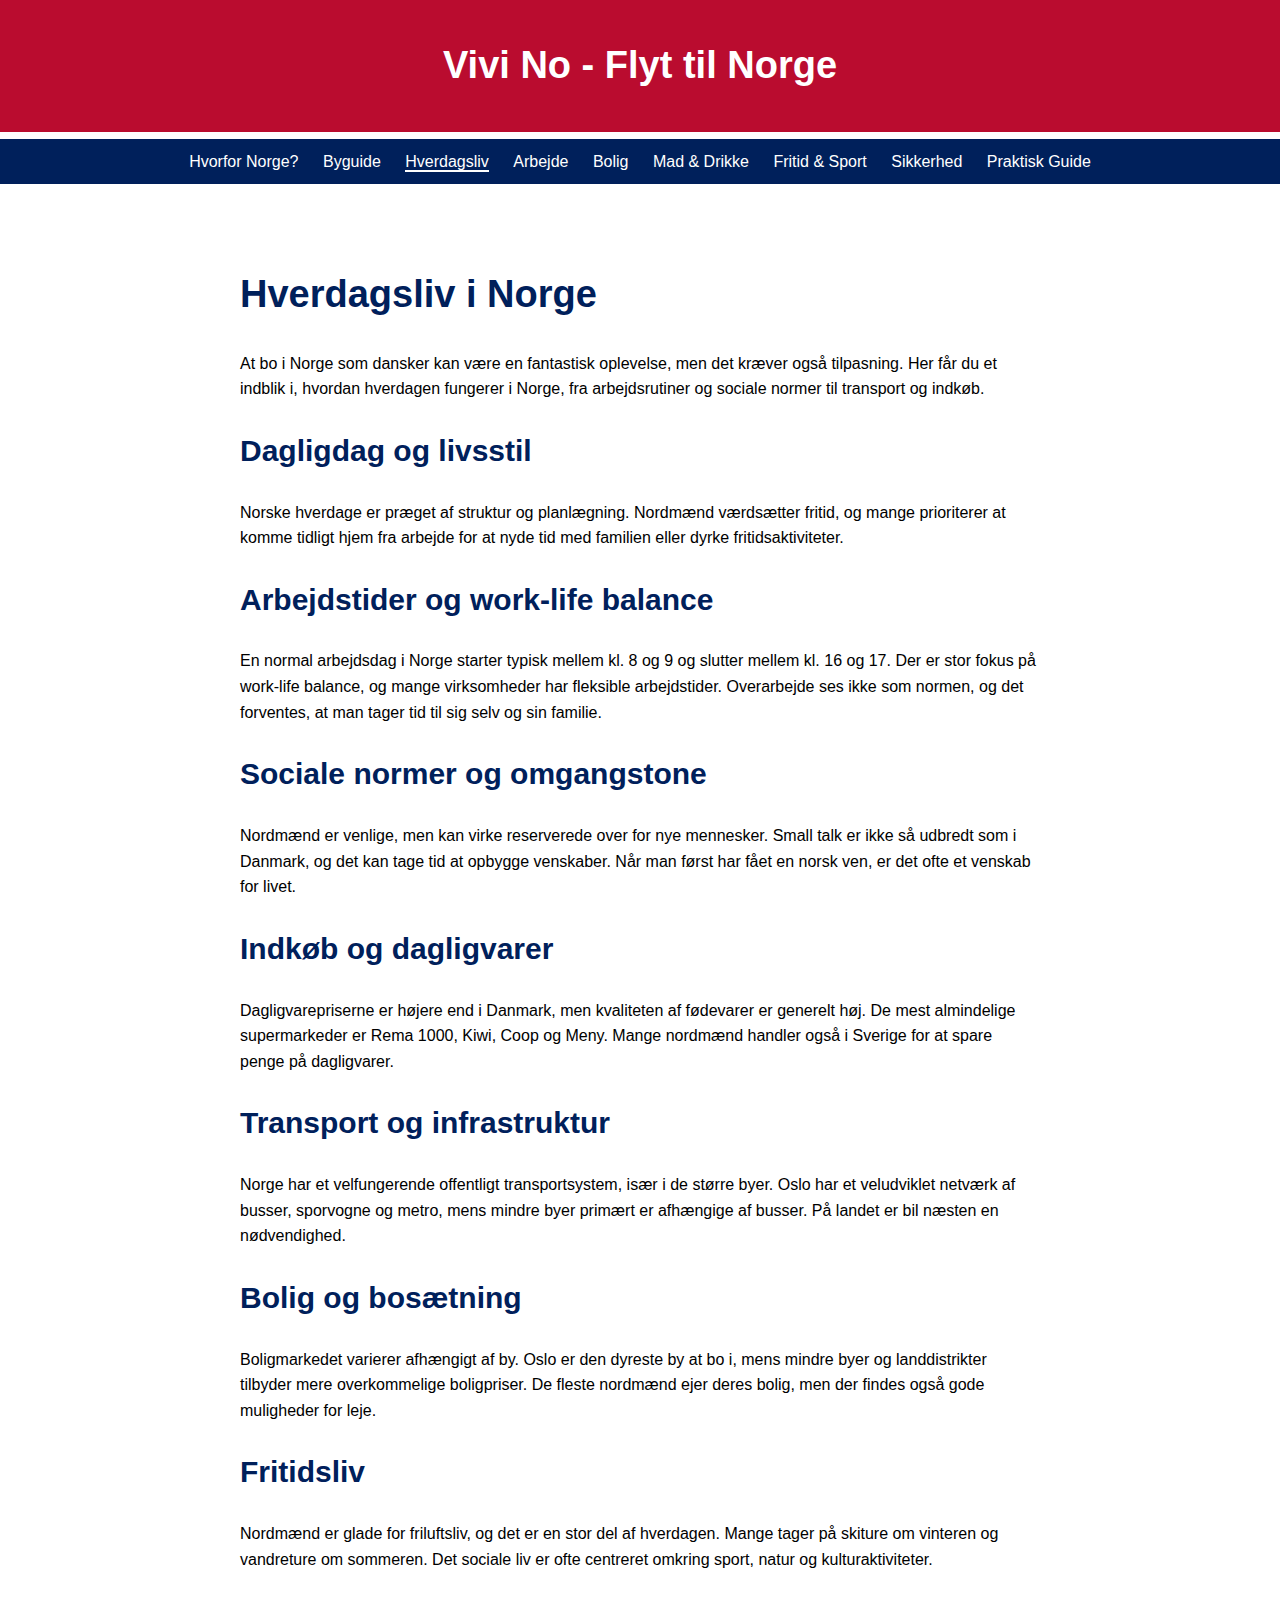
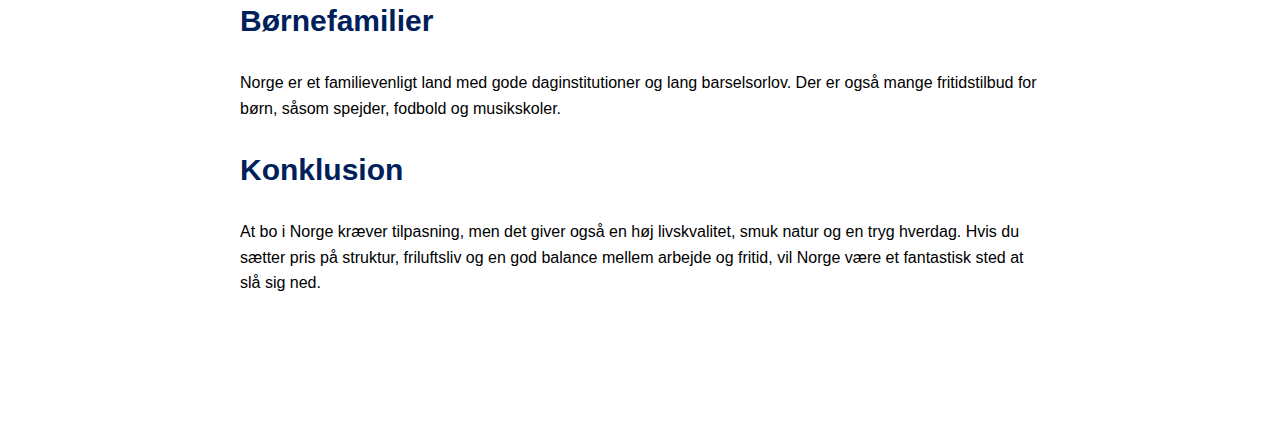
<file: hverdag.html>
<!DOCTYPE html>
<html lang="da">
<head>
    <meta charset="UTF-8">
    <meta name="viewport" content="width=device-width, initial-scale=1.0">
    <title>Vivi No - Flyt til Norge</title>
    <link rel="stylesheet" href="styles.css"></link>
</head>
<body>
    <header>
        <h1>Vivi No - Flyt til Norge</h1>
    </header>
    <nav>
        <a href="index.html">Hvorfor Norge?</a>
        <a href="byguide.html">Byguide</a>
        <a href="hverdag.html" class="current">Hverdagsliv</a>
        <a href="arbejde.html">Arbejde</a>
        <a href="bolig.html">Bolig</a>
        <a href="mad.html">Mad & Drikke</a>
        <a href="fritid.html">Fritid & Sport</a>
        <a href="sikkerhed.html">Sikkerhed</a>
        <a href="praktisk.html">Praktisk Guide</a>
    </nav>
		<section id="hverdag">
            <h1>Hverdagsliv i Norge</h1>
            <p>At bo i Norge som dansker kan være en fantastisk oplevelse, men det kræver også tilpasning. Her får du et indblik i, hvordan hverdagen fungerer i Norge, fra arbejdsrutiner og sociale normer til transport og indkøb.</p>
            
            <h2>Dagligdag og livsstil</h2>
            <p>Norske hverdage er præget af struktur og planlægning. Nordmænd værdsætter fritid, og mange prioriterer at komme tidligt hjem fra arbejde for at nyde tid med familien eller dyrke fritidsaktiviteter.</p>
            
            <h2>Arbejdstider og work-life balance</h2>
            <p>En normal arbejdsdag i Norge starter typisk mellem kl. 8 og 9 og slutter mellem kl. 16 og 17. Der er stor fokus på work-life balance, og mange virksomheder har fleksible arbejdstider. Overarbejde ses ikke som normen, og det forventes, at man tager tid til sig selv og sin familie.</p>
            
            <h2>Sociale normer og omgangstone</h2>
            <p>Nordmænd er venlige, men kan virke reserverede over for nye mennesker. Small talk er ikke så udbredt som i Danmark, og det kan tage tid at opbygge venskaber. Når man først har fået en norsk ven, er det ofte et venskab for livet.</p>
            
            <h2>Indkøb og dagligvarer</h2>
            <p>Dagligvarepriserne er højere end i Danmark, men kvaliteten af fødevarer er generelt høj. De mest almindelige supermarkeder er Rema 1000, Kiwi, Coop og Meny. Mange nordmænd handler også i Sverige for at spare penge på dagligvarer.</p>
            
            <h2>Transport og infrastruktur</h2>
            <p>Norge har et velfungerende offentligt transportsystem, især i de større byer. Oslo har et veludviklet netværk af busser, sporvogne og metro, mens mindre byer primært er afhængige af busser. På landet er bil næsten en nødvendighed.</p>
            
            <h2>Bolig og bosætning</h2>
            <p>Boligmarkedet varierer afhængigt af by. Oslo er den dyreste by at bo i, mens mindre byer og landdistrikter tilbyder mere overkommelige boligpriser. De fleste nordmænd ejer deres bolig, men der findes også gode muligheder for leje.</p>
            
            <h2>Fritidsliv</h2>
            <p>Nordmænd er glade for friluftsliv, og det er en stor del af hverdagen. Mange tager på skiture om vinteren og vandreture om sommeren. Det sociale liv er ofte centreret omkring sport, natur og kulturaktiviteter.</p>
            
            <h2>Børnefamilier</h2>
            <p>Norge er et familievenligt land med gode daginstitutioner og lang barselsorlov. Der er også mange fritidstilbud for børn, såsom spejder, fodbold og musikskoler.</p>
            
            <h2>Konklusion</h2>
            <p>At bo i Norge kræver tilpasning, men det giver også en høj livskvalitet, smuk natur og en tryg hverdag. Hvis du sætter pris på struktur, friluftsliv og en god balance mellem arbejde og fritid, vil Norge være et fantastisk sted at slå sig ned.</p>
        </section>
</body>
</html>
</file>
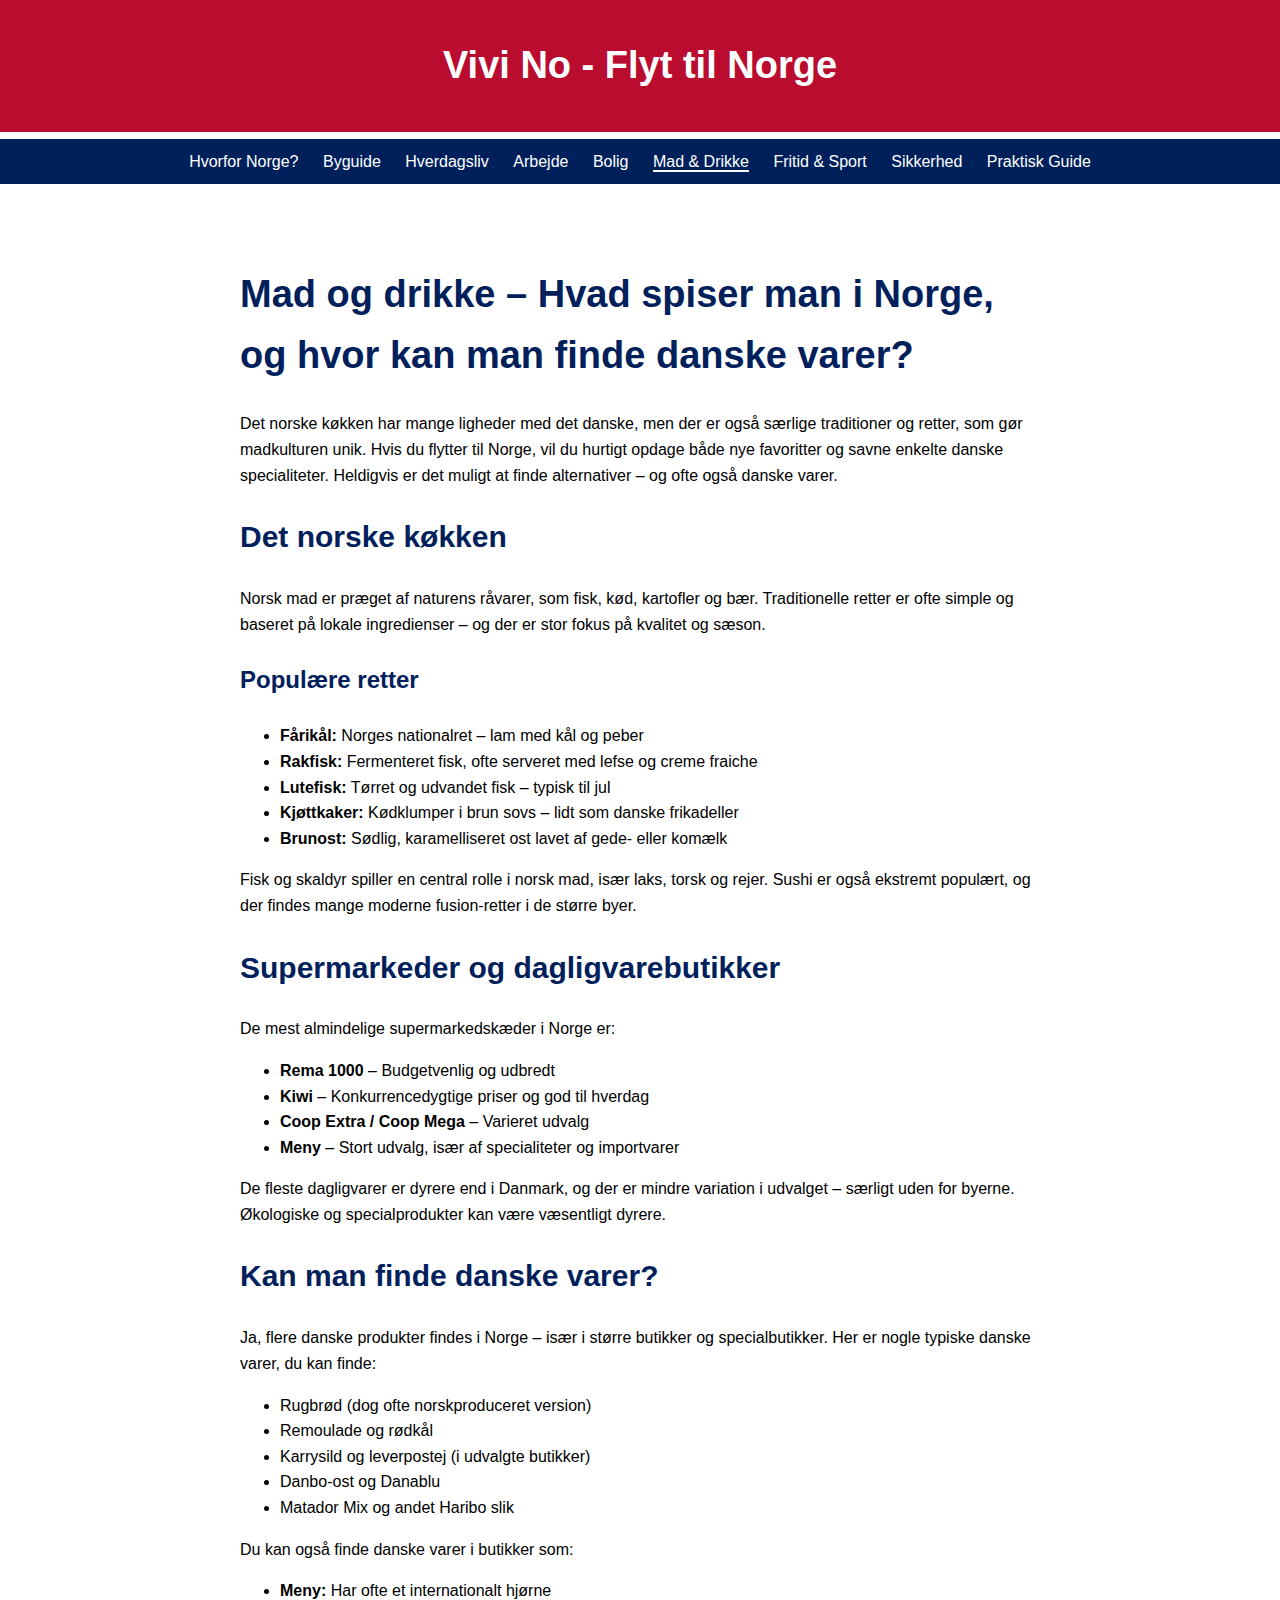
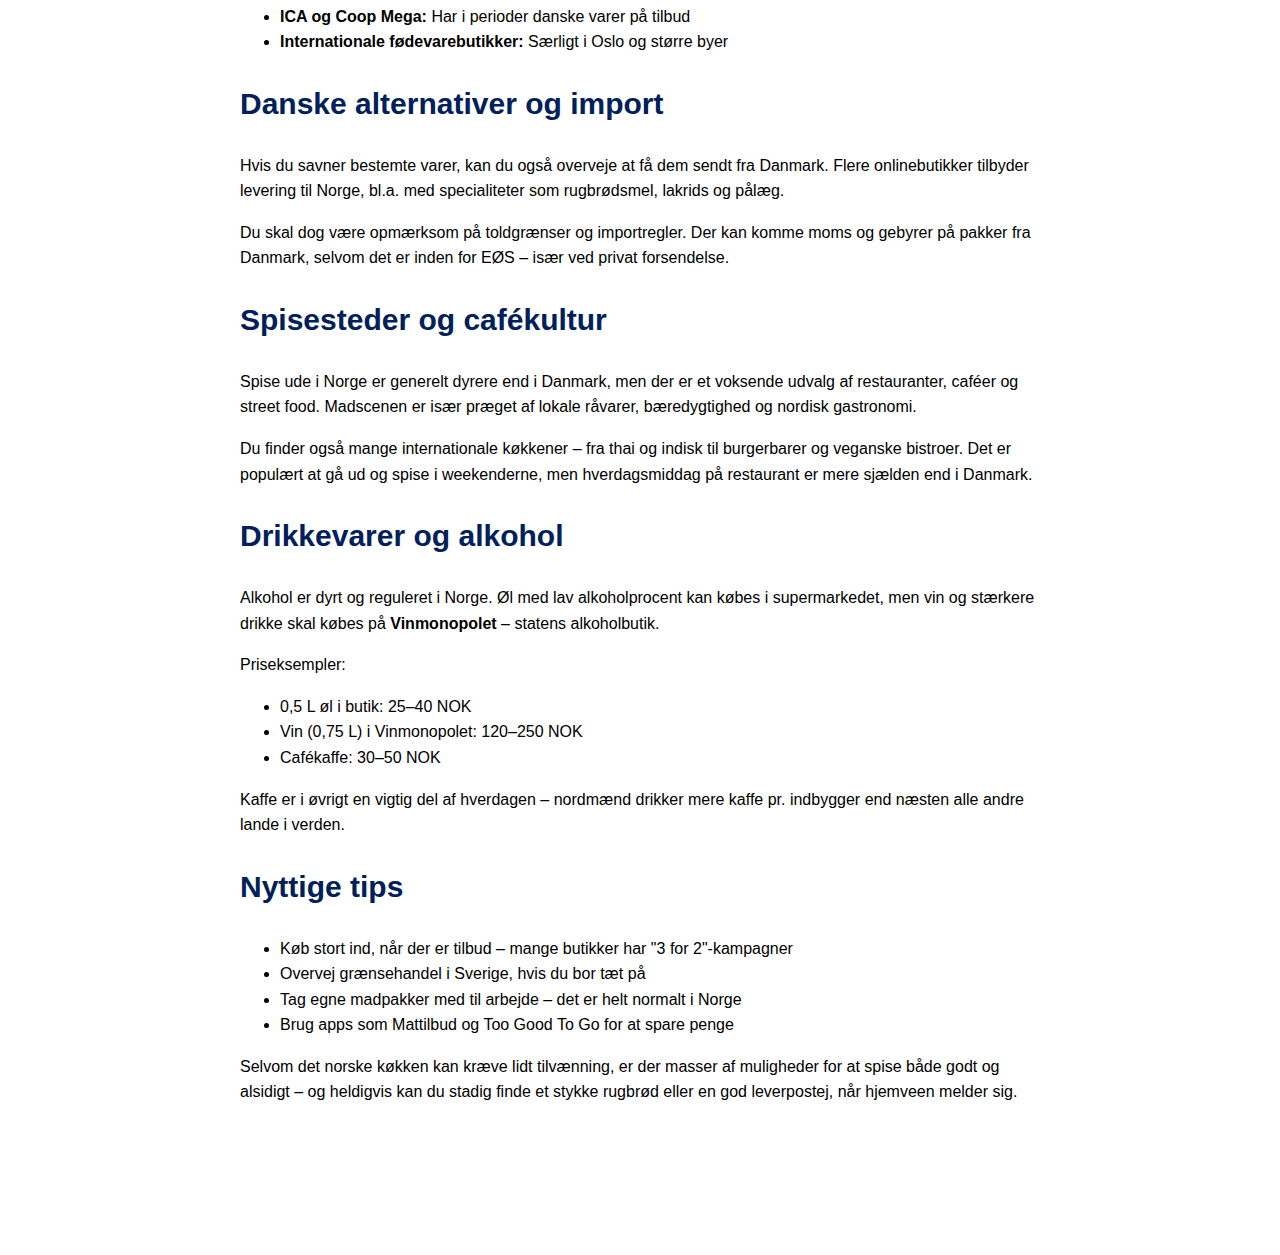
<file: mad.html>
<!DOCTYPE html>
<html lang="da">
<head>
    <meta charset="UTF-8">
    <meta name="viewport" content="width=device-width, initial-scale=1.0">
    <title>Vivi No - Flyt til Norge</title>
    <link rel="stylesheet" href="styles.css"></link>
</head>
<body>
    <header>
        <h1>Vivi No - Flyt til Norge</h1>
    </header>
    <nav>
        <a href="index.html">Hvorfor Norge?</a>
        <a href="byguide.html">Byguide</a>
        <a href="hverdag.html">Hverdagsliv</a>
        <a href="arbejde.html">Arbejde</a>
        <a href="bolig.html">Bolig</a>
        <a href="mad.html" class="current">Mad & Drikke</a>
        <a href="fritid.html">Fritid & Sport</a>
        <a href="sikkerhed.html">Sikkerhed</a>
        <a href="praktisk.html">Praktisk Guide</a>
    </nav>
        <section id="mad">
  <h1>Mad og drikke – Hvad spiser man i Norge, og hvor kan man finde danske varer?</h1>

  <p>Det norske køkken har mange ligheder med det danske, men der er også særlige traditioner og retter, som gør madkulturen unik. Hvis du flytter til Norge, vil du hurtigt opdage både nye favoritter og savne enkelte danske specialiteter. Heldigvis er det muligt at finde alternativer – og ofte også danske varer.</p>

  <h2>Det norske køkken</h2>

  <p>Norsk mad er præget af naturens råvarer, som fisk, kød, kartofler og bær. Traditionelle retter er ofte simple og baseret på lokale ingredienser – og der er stor fokus på kvalitet og sæson.</p>

  <h3>Populære retter</h3>
  <ul>
    <li><strong>Fårikål:</strong> Norges nationalret – lam med kål og peber</li>
    <li><strong>Rakfisk:</strong> Fermenteret fisk, ofte serveret med lefse og creme fraiche</li>
    <li><strong>Lutefisk:</strong> Tørret og udvandet fisk – typisk til jul</li>
    <li><strong>Kjøttkaker:</strong> Kødklumper i brun sovs – lidt som danske frikadeller</li>
    <li><strong>Brunost:</strong> Sødlig, karamelliseret ost lavet af gede- eller komælk</li>
  </ul>

  <p>Fisk og skaldyr spiller en central rolle i norsk mad, især laks, torsk og rejer. Sushi er også ekstremt populært, og der findes mange moderne fusion-retter i de større byer.</p>

  <h2>Supermarkeder og dagligvarebutikker</h2>

  <p>De mest almindelige supermarkedskæder i Norge er:</p>
  <ul>
    <li><strong>Rema 1000</strong> – Budgetvenlig og udbredt</li>
    <li><strong>Kiwi</strong> – Konkurrencedygtige priser og god til hverdag</li>
    <li><strong>Coop Extra / Coop Mega</strong> – Varieret udvalg</li>
    <li><strong>Meny</strong> – Stort udvalg, især af specialiteter og importvarer</li>
  </ul>

  <p>De fleste dagligvarer er dyrere end i Danmark, og der er mindre variation i udvalget – særligt uden for byerne. Økologiske og specialprodukter kan være væsentligt dyrere.</p>

  <h2>Kan man finde danske varer?</h2>

  <p>Ja, flere danske produkter findes i Norge – især i større butikker og specialbutikker. Her er nogle typiske danske varer, du kan finde:</p>
  <ul>
    <li>Rugbrød (dog ofte norskproduceret version)</li>
    <li>Remoulade og rødkål</li>
    <li>Karrysild og leverpostej (i udvalgte butikker)</li>
    <li>Danbo-ost og Danablu</li>
    <li>Matador Mix og andet Haribo slik</li>
  </ul>

  <p>Du kan også finde danske varer i butikker som:</p>
  <ul>
    <li><strong>Meny:</strong> Har ofte et internationalt hjørne</li>
    <li><strong>ICA og Coop Mega:</strong> Har i perioder danske varer på tilbud</li>
    <li><strong>Internationale fødevarebutikker:</strong> Særligt i Oslo og større byer</li>
  </ul>

  <h2>Danske alternativer og import</h2>

  <p>Hvis du savner bestemte varer, kan du også overveje at få dem sendt fra Danmark. Flere onlinebutikker tilbyder levering til Norge, bl.a. med specialiteter som rugbrødsmel, lakrids og pålæg.</p>

  <p>Du skal dog være opmærksom på toldgrænser og importregler. Der kan komme moms og gebyrer på pakker fra Danmark, selvom det er inden for EØS – især ved privat forsendelse.</p>

  <h2>Spisesteder og cafékultur</h2>

  <p>Spise ude i Norge er generelt dyrere end i Danmark, men der er et voksende udvalg af restauranter, caféer og street food. Madscenen er især præget af lokale råvarer, bæredygtighed og nordisk gastronomi.</p>

  <p>Du finder også mange internationale køkkener – fra thai og indisk til burgerbarer og veganske bistroer. Det er populært at gå ud og spise i weekenderne, men hverdagsmiddag på restaurant er mere sjælden end i Danmark.</p>

  <h2>Drikkevarer og alkohol</h2>

  <p>Alkohol er dyrt og reguleret i Norge. Øl med lav alkoholprocent kan købes i supermarkedet, men vin og stærkere drikke skal købes på <strong>Vinmonopolet</strong> – statens alkoholbutik.</p>

  <p>Priseksempler:</p>
  <ul>
    <li>0,5 L øl i butik: 25–40 NOK</li>
    <li>Vin (0,75 L) i Vinmonopolet: 120–250 NOK</li>
    <li>Cafékaffe: 30–50 NOK</li>
  </ul>

  <p>Kaffe er i øvrigt en vigtig del af hverdagen – nordmænd drikker mere kaffe pr. indbygger end næsten alle andre lande i verden.</p>

  <h2>Nyttige tips</h2>
  <ul>
    <li>Køb stort ind, når der er tilbud – mange butikker har "3 for 2"-kampagner</li>
    <li>Overvej grænsehandel i Sverige, hvis du bor tæt på</li>
    <li>Tag egne madpakker med til arbejde – det er helt normalt i Norge</li>
    <li>Brug apps som Mattilbud og Too Good To Go for at spare penge</li>
  </ul>

  <p>Selvom det norske køkken kan kræve lidt tilvænning, er der masser af muligheder for at spise både godt og alsidigt – og heldigvis kan du stadig finde et stykke rugbrød eller en god leverpostej, når hjemveen melder sig.</p>

        </section>
</body>
</html>
</file>
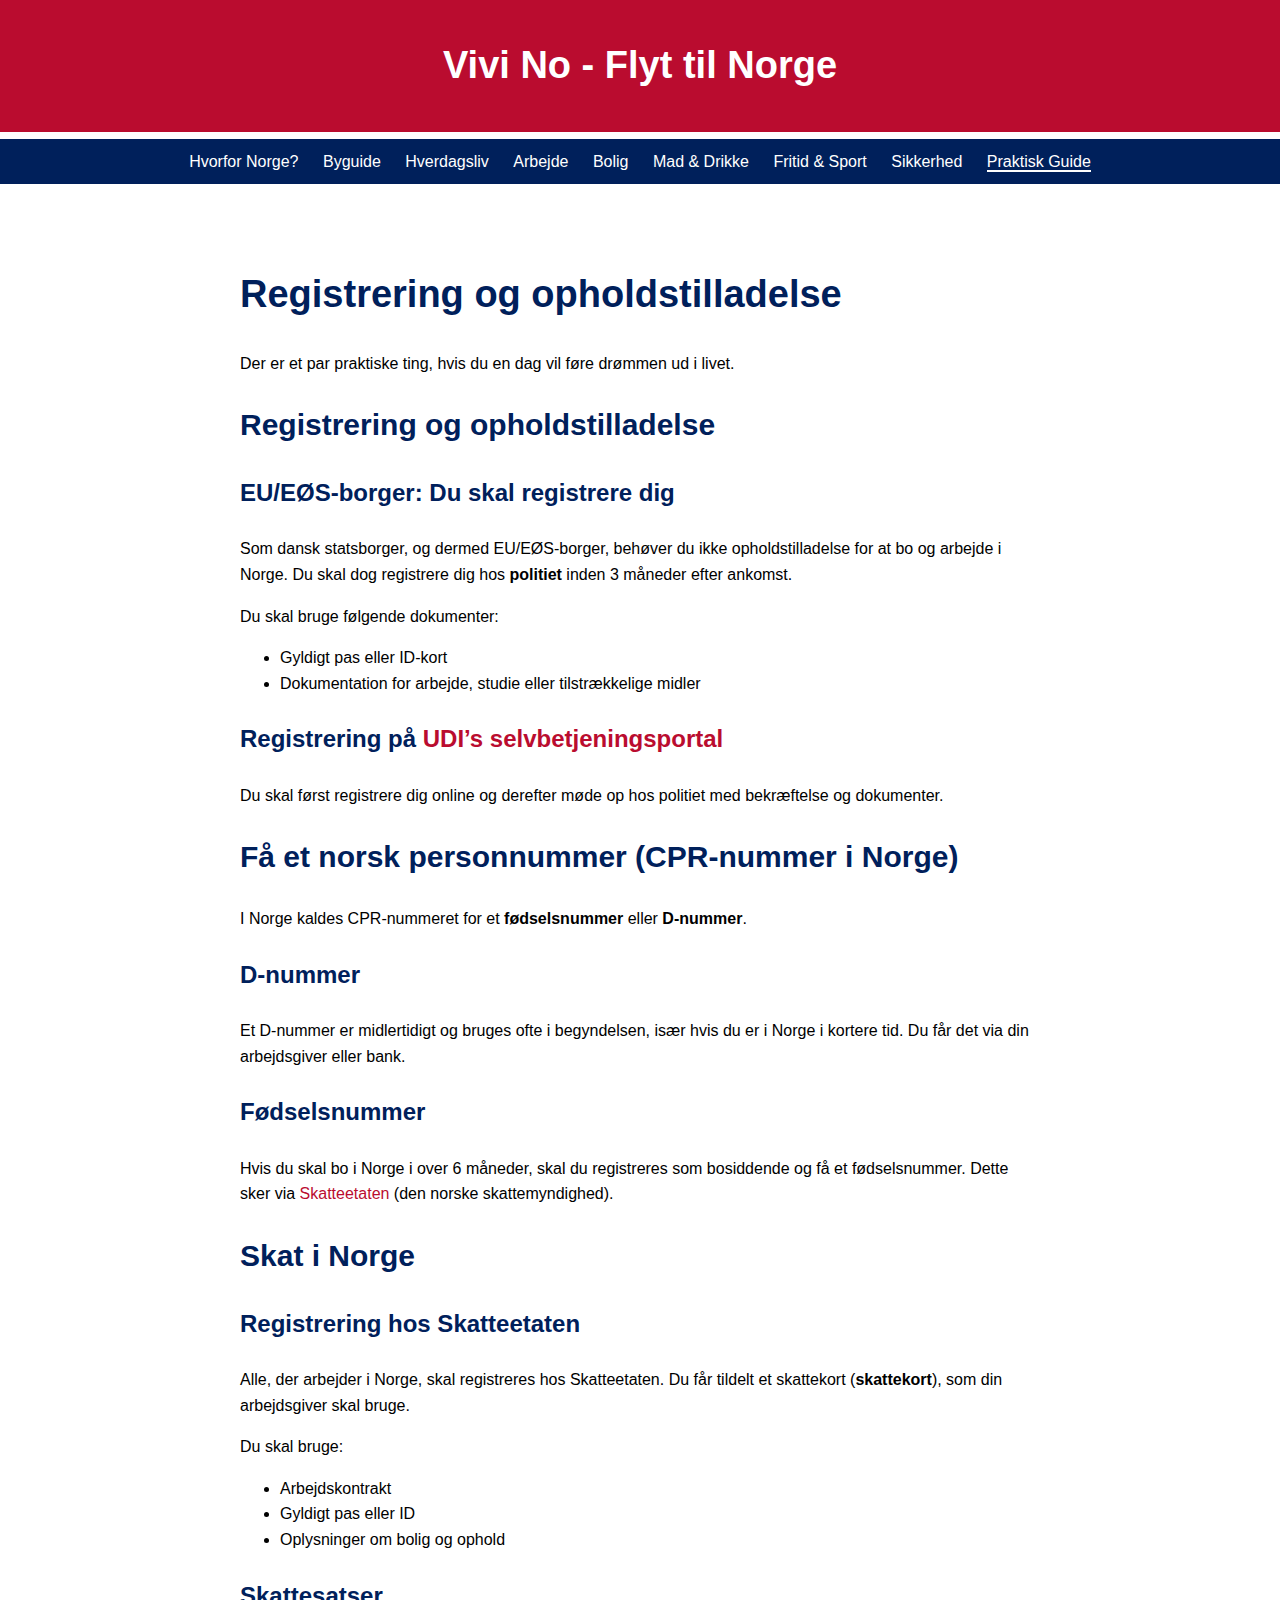
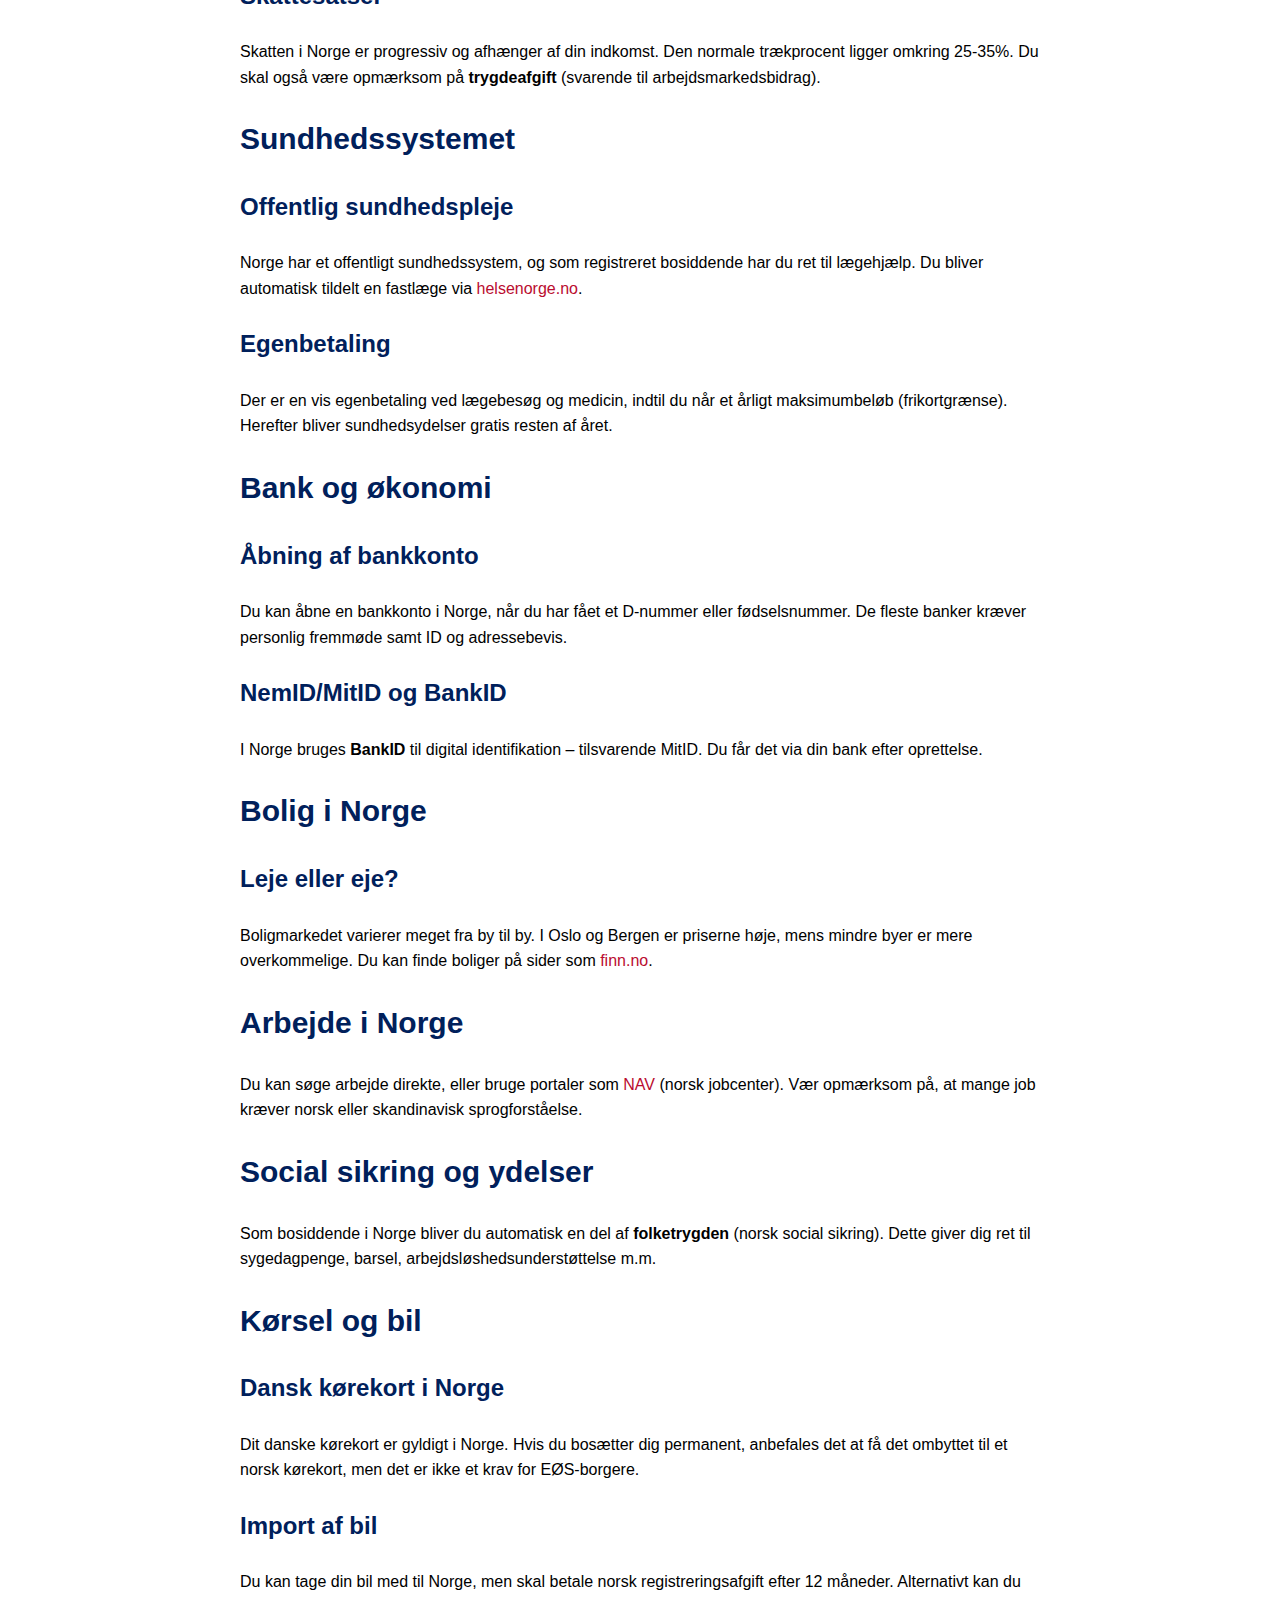
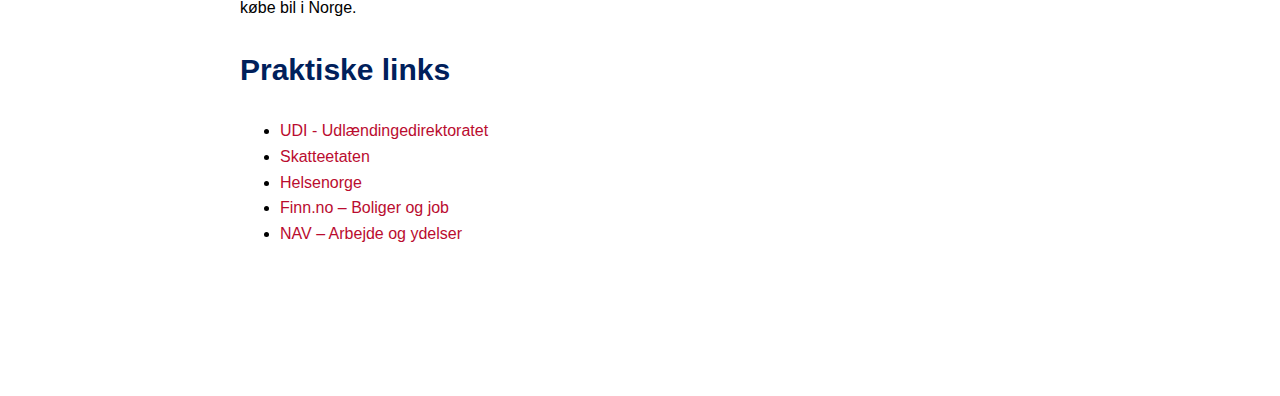
<file: praktisk.html>
<!DOCTYPE html>
<html lang="da">
<head>
    <meta charset="UTF-8">
    <meta name="viewport" content="width=device-width, initial-scale=1.0">
    <title>Vivi No - Flyt til Norge</title>
    <link rel="stylesheet" href="styles.css"></link>
</head>
<body>
    <header>
        <h1>Vivi No - Flyt til Norge</h1>
    </header>
    <nav>
        <a href="index.html">Hvorfor Norge?</a>
        <a href="byguide.html">Byguide</a>
        <a href="hverdag.html">Hverdagsliv</a>
        <a href="arbejde.html">Arbejde</a>
        <a href="bolig.html">Bolig</a>
        <a href="mad.html">Mad & Drikke</a>
        <a href="fritid.html">Fritid & Sport</a>
        <a href="sikkerhed.html">Sikkerhed</a>
        <a href="praktisk.html" class="current">Praktisk Guide</a>
    </nav>
      <section id="praktisk">

<h1>Registrering og opholdstilladelse</h1>	  
<p>Der er et par praktiske ting, hvis du en dag vil føre drømmen ud i livet.</p>
	  
  <h2>Registrering og opholdstilladelse</h2>

  <h3>EU/EØS-borger: Du skal registrere dig</h3>
  <p>Som dansk statsborger, og dermed EU/EØS-borger, behøver du ikke opholdstilladelse for at bo og arbejde i Norge. Du skal dog registrere dig hos <strong>politiet</strong> inden 3 måneder efter ankomst.</p>
  <p>Du skal bruge følgende dokumenter:</p>
  <ul>
    <li>Gyldigt pas eller ID-kort</li>
    <li>Dokumentation for arbejde, studie eller tilstrækkelige midler</li>
  </ul>

  <h3>Registrering på <a href="https://selfservice.udi.no/" target="_blank">UDI’s selvbetjeningsportal</a></h3>
  <p>Du skal først registrere dig online og derefter møde op hos politiet med bekræftelse og dokumenter.</p>

  <h2>Få et norsk personnummer (CPR-nummer i Norge)</h2>

  <p>I Norge kaldes CPR-nummeret for et <strong>fødselsnummer</strong> eller <strong>D-nummer</strong>.</p>

  <h3>D-nummer</h3>
  <p>Et D-nummer er midlertidigt og bruges ofte i begyndelsen, især hvis du er i Norge i kortere tid. Du får det via din arbejdsgiver eller bank.</p>

  <h3>Fødselsnummer</h3>
  <p>Hvis du skal bo i Norge i over 6 måneder, skal du registreres som bosiddende og få et fødselsnummer. Dette sker via <a href="https://www.skatteetaten.no/" target="_blank">Skatteetaten</a> (den norske skattemyndighed).</p>

  <h2>Skat i Norge</h2>

  <h3>Registrering hos Skatteetaten</h3>
  <p>Alle, der arbejder i Norge, skal registreres hos Skatteetaten. Du får tildelt et skattekort (<strong>skattekort</strong>), som din arbejdsgiver skal bruge.</p>

  <p>Du skal bruge:</p>
  <ul>
    <li>Arbejdskontrakt</li>
    <li>Gyldigt pas eller ID</li>
    <li>Oplysninger om bolig og ophold</li>
  </ul>

  <h3>Skattesatser</h3>
  <p>Skatten i Norge er progressiv og afhænger af din indkomst. Den normale trækprocent ligger omkring 25-35%. Du skal også være opmærksom på <strong>trygdeafgift</strong> (svarende til arbejdsmarkedsbidrag).</p>

  <h2>Sundhedssystemet</h2>

  <h3>Offentlig sundhedspleje</h3>
  <p>Norge har et offentligt sundhedssystem, og som registreret bosiddende har du ret til lægehjælp. Du bliver automatisk tildelt en fastlæge via <a href="https://helsenorge.no" target="_blank">helsenorge.no</a>.</p>

  <h3>Egenbetaling</h3>
  <p>Der er en vis egenbetaling ved lægebesøg og medicin, indtil du når et årligt maksimumbeløb (frikortgrænse). Herefter bliver sundhedsydelser gratis resten af året.</p>

  <h2>Bank og økonomi</h2>

  <h3>Åbning af bankkonto</h3>
  <p>Du kan åbne en bankkonto i Norge, når du har fået et D-nummer eller fødselsnummer. De fleste banker kræver personlig fremmøde samt ID og adressebevis.</p>

  <h3>NemID/MitID og BankID</h3>
  <p>I Norge bruges <strong>BankID</strong> til digital identifikation – tilsvarende MitID. Du får det via din bank efter oprettelse.</p>

  <h2>Bolig i Norge</h2>

  <h3>Leje eller eje?</h3>
  <p>Boligmarkedet varierer meget fra by til by. I Oslo og Bergen er priserne høje, mens mindre byer er mere overkommelige. Du kan finde boliger på sider som <a href="https://www.finn.no" target="_blank">finn.no</a>.</p>

  <h2>Arbejde i Norge</h2>

  <p>Du kan søge arbejde direkte, eller bruge portaler som <a href="https://arbeidsplassen.nav.no/" target="_blank">NAV</a> (norsk jobcenter). Vær opmærksom på, at mange job kræver norsk eller skandinavisk sprogforståelse.</p>

  <h2>Social sikring og ydelser</h2>

  <p>Som bosiddende i Norge bliver du automatisk en del af <strong>folketrygden</strong> (norsk social sikring). Dette giver dig ret til sygedagpenge, barsel, arbejdsløshedsunderstøttelse m.m.</p>

  <h2>Kørsel og bil</h2>

  <h3>Dansk kørekort i Norge</h3>
  <p>Dit danske kørekort er gyldigt i Norge. Hvis du bosætter dig permanent, anbefales det at få det ombyttet til et norsk kørekort, men det er ikke et krav for EØS-borgere.</p>

  <h3>Import af bil</h3>
  <p>Du kan tage din bil med til Norge, men skal betale norsk registreringsafgift efter 12 måneder. Alternativt kan du købe bil i Norge.</p>

  <h2>Praktiske links</h2>
  <ul>
    <li><a href="https://www.udi.no" target="_blank">UDI - Udlændingedirektoratet</a></li>
    <li><a href="https://www.skatteetaten.no" target="_blank">Skatteetaten</a></li>
    <li><a href="https://helsenorge.no" target="_blank">Helsenorge</a></li>
    <li><a href="https://www.finn.no" target="_blank">Finn.no – Boliger og job</a></li>
    <li><a href="https://www.nav.no" target="_blank">NAV – Arbejde og ydelser</a></li>
  </ul>

        </section>
</body>
</html>
</file>
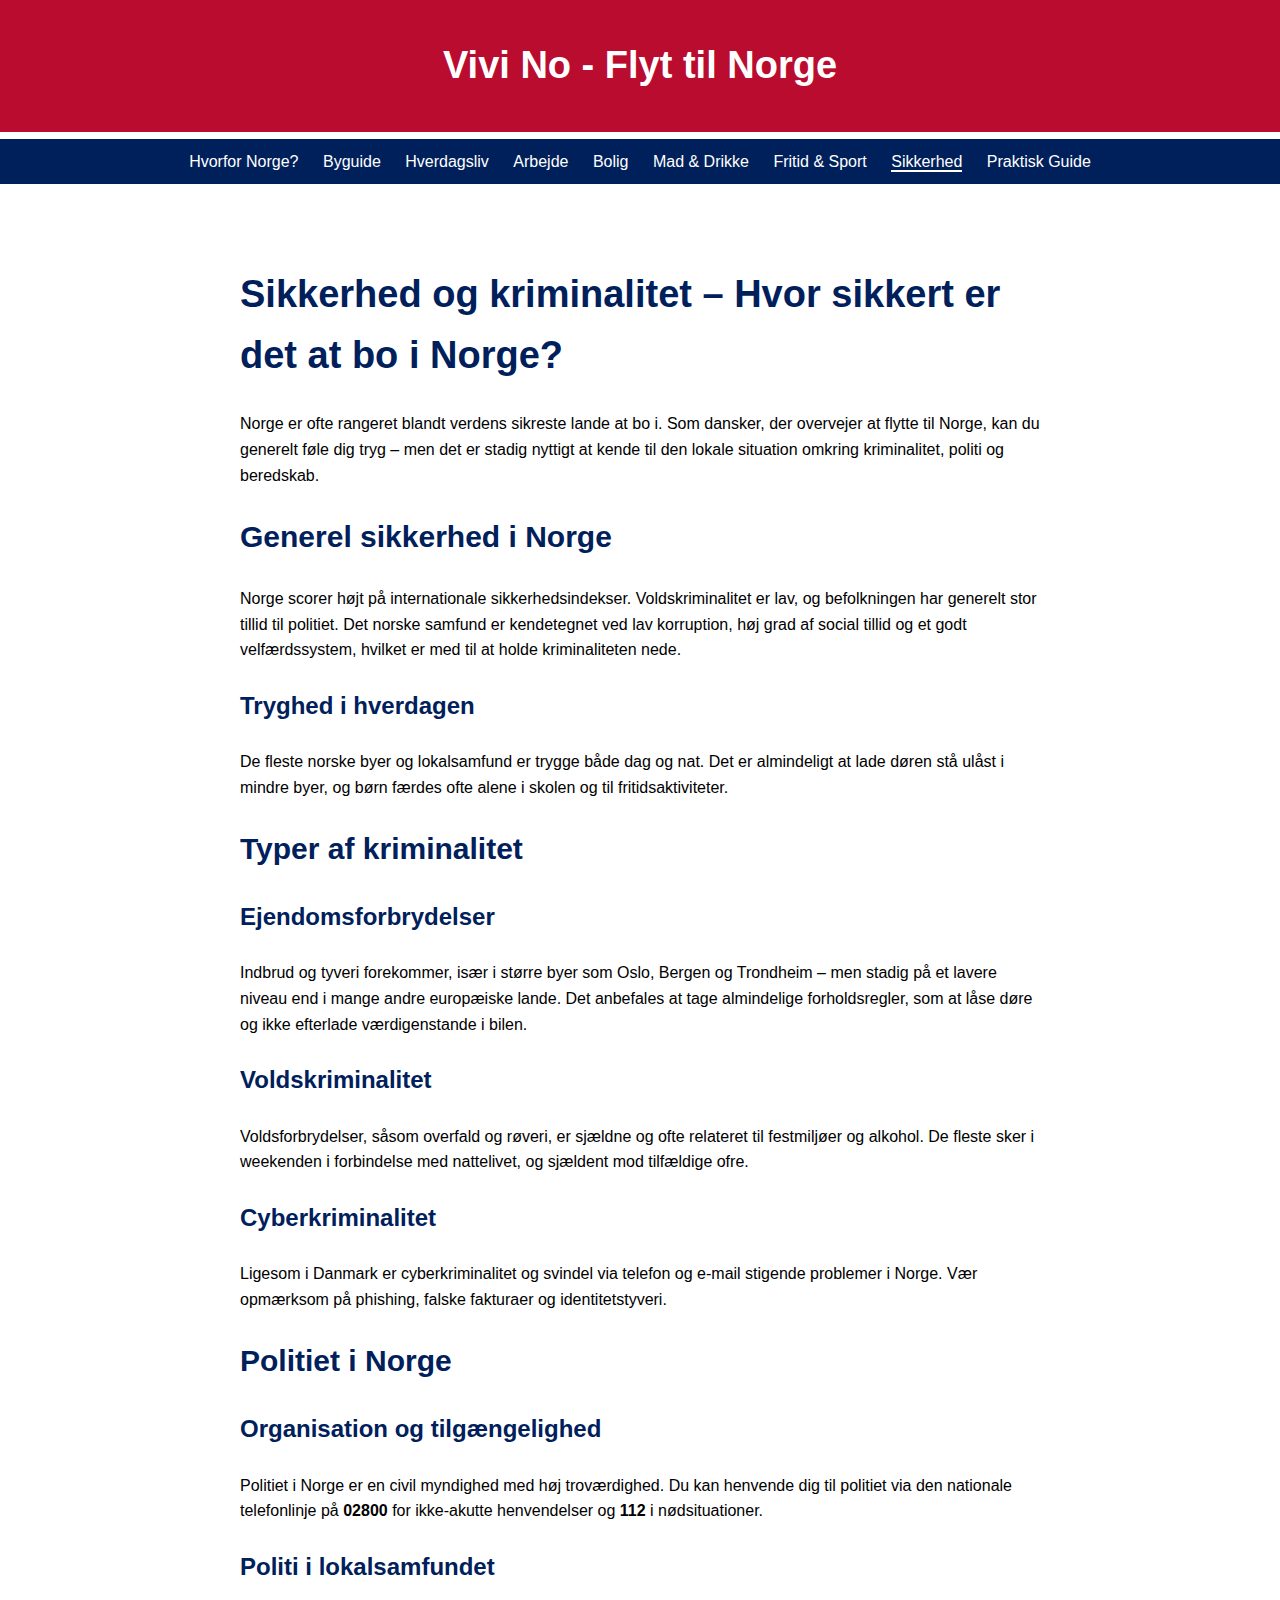
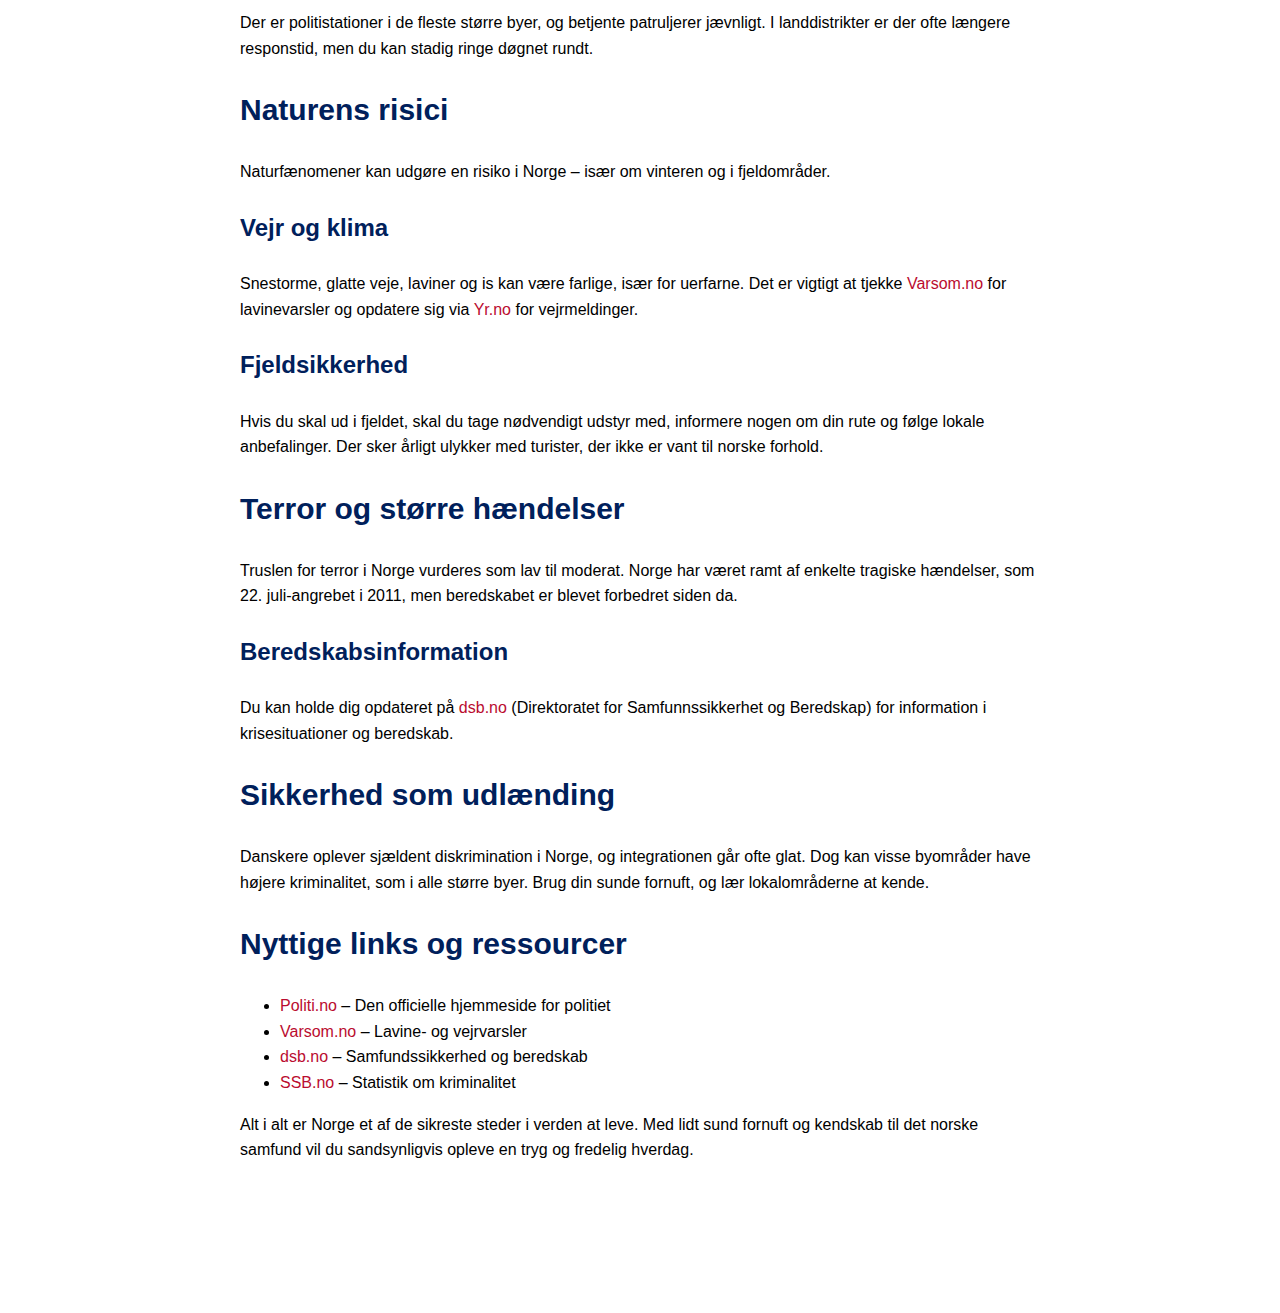
<file: sikkerhed.html>
<!DOCTYPE html>
<html lang="da">
<head>
    <meta charset="UTF-8">
    <meta name="viewport" content="width=device-width, initial-scale=1.0">
    <title>Vivi No - Flyt til Norge</title>
    <link rel="stylesheet" href="styles.css"></link>
</head>
<body>
    <header>
        <h1>Vivi No - Flyt til Norge</h1>
    </header>
    <nav>
        <a href="index.html">Hvorfor Norge?</a>
        <a href="byguide.html">Byguide</a>
        <a href="hverdag.html">Hverdagsliv</a>
        <a href="arbejde.html">Arbejde</a>
        <a href="bolig.html">Bolig</a>
        <a href="mad.html">Mad & Drikke</a>
        <a href="fritid.html">Fritid & Sport</a>
        <a href="sikkerhed.html" class="current">Sikkerhed</a>
        <a href="praktisk.html">Praktisk Guide</a>
    </nav>
        <section id="sikkerhed">
  <h1>Sikkerhed og kriminalitet – Hvor sikkert er det at bo i Norge?</h1>

  <p>Norge er ofte rangeret blandt verdens sikreste lande at bo i. Som dansker, der overvejer at flytte til Norge, kan du generelt føle dig tryg – men det er stadig nyttigt at kende til den lokale situation omkring kriminalitet, politi og beredskab.</p>

  <h2>Generel sikkerhed i Norge</h2>

  <p>Norge scorer højt på internationale sikkerhedsindekser. Voldskriminalitet er lav, og befolkningen har generelt stor tillid til politiet. Det norske samfund er kendetegnet ved lav korruption, høj grad af social tillid og et godt velfærdssystem, hvilket er med til at holde kriminaliteten nede.</p>

  <h3>Tryghed i hverdagen</h3>
  <p>De fleste norske byer og lokalsamfund er trygge både dag og nat. Det er almindeligt at lade døren stå ulåst i mindre byer, og børn færdes ofte alene i skolen og til fritidsaktiviteter.</p>

  <h2>Typer af kriminalitet</h2>

  <h3>Ejendomsforbrydelser</h3>
  <p>Indbrud og tyveri forekommer, især i større byer som Oslo, Bergen og Trondheim – men stadig på et lavere niveau end i mange andre europæiske lande. Det anbefales at tage almindelige forholdsregler, som at låse døre og ikke efterlade værdigenstande i bilen.</p>

  <h3>Voldskriminalitet</h3>
  <p>Voldsforbrydelser, såsom overfald og røveri, er sjældne og ofte relateret til festmiljøer og alkohol. De fleste sker i weekenden i forbindelse med nattelivet, og sjældent mod tilfældige ofre.</p>

  <h3>Cyberkriminalitet</h3>
  <p>Ligesom i Danmark er cyberkriminalitet og svindel via telefon og e-mail stigende problemer i Norge. Vær opmærksom på phishing, falske fakturaer og identitetstyveri.</p>

  <h2>Politiet i Norge</h2>

  <h3>Organisation og tilgængelighed</h3>
  <p>Politiet i Norge er en civil myndighed med høj troværdighed. Du kan henvende dig til politiet via den nationale telefonlinje på <strong>02800</strong> for ikke-akutte henvendelser og <strong>112</strong> i nødsituationer.</p>

  <h3>Politi i lokalsamfundet</h3>
  <p>Der er politistationer i de fleste større byer, og betjente patruljerer jævnligt. I landdistrikter er der ofte længere responstid, men du kan stadig ringe døgnet rundt.</p>

  <h2>Naturens risici</h2>

  <p>Naturfænomener kan udgøre en risiko i Norge – især om vinteren og i fjeldområder.</p>

  <h3>Vejr og klima</h3>
  <p>Snestorme, glatte veje, laviner og is kan være farlige, især for uerfarne. Det er vigtigt at tjekke <a href="https://www.varsom.no/" target="_blank">Varsom.no</a> for lavinevarsler og opdatere sig via <a href="https://www.yr.no" target="_blank">Yr.no</a> for vejrmeldinger.</p>

  <h3>Fjeldsikkerhed</h3>
  <p>Hvis du skal ud i fjeldet, skal du tage nødvendigt udstyr med, informere nogen om din rute og følge lokale anbefalinger. Der sker årligt ulykker med turister, der ikke er vant til norske forhold.</p>

  <h2>Terror og større hændelser</h2>

  <p>Truslen for terror i Norge vurderes som lav til moderat. Norge har været ramt af enkelte tragiske hændelser, som 22. juli-angrebet i 2011, men beredskabet er blevet forbedret siden da.</p>

  <h3>Beredskabsinformation</h3>
  <p>Du kan holde dig opdateret på <a href="https://www.dsb.no" target="_blank">dsb.no</a> (Direktoratet for Samfunnssikkerhet og Beredskap) for information i krisesituationer og beredskab.</p>

  <h2>Sikkerhed som udlænding</h2>

  <p>Danskere oplever sjældent diskrimination i Norge, og integrationen går ofte glat. Dog kan visse byområder have højere kriminalitet, som i alle større byer. Brug din sunde fornuft, og lær lokalområderne at kende.</p>

  <h2>Nyttige links og ressourcer</h2>
  <ul>
    <li><a href="https://www.politi.no" target="_blank">Politi.no</a> – Den officielle hjemmeside for politiet</li>
    <li><a href="https://www.varsom.no" target="_blank">Varsom.no</a> – Lavine- og vejrvarsler</li>
    <li><a href="https://www.dsb.no" target="_blank">dsb.no</a> – Samfundssikkerhed og beredskab</li>
    <li><a href="https://www.ssb.no" target="_blank">SSB.no</a> – Statistik om kriminalitet</li>
  </ul>

  <p>Alt i alt er Norge et af de sikreste steder i verden at leve. Med lidt sund fornuft og kendskab til det norske samfund vil du sandsynligvis opleve en tryg og fredelig hverdag.</p>

        </section>
</body>
</html>
</file>
<file: styles.css>
body {
    font-family: Arial, sans-serif;
    line-height: 1.6;
    margin: 0;
    padding: 0;
}

header {
    background: #BA0C2F;
    color: white;
    padding: 10px;
    text-align: center;
}

nav {
    background: #00205B;
    color: #fff;
    padding: 10px;
    text-align: center;
    border-top: 7px solid #ffffff;
}

nav a {
    margin: 10px;
    text-decoration: none;
    color: #fff;
}

nav a.current {
    border-bottom: 2px solid #ffffff;
}
nav a:hover {
    border-bottom: 2px solid #ffffff85;
}

.container {
    padding: 20px;
    padding-bottom: 150px;
}

section {
    max-width: 800px;
    margin: 0 auto;
    margin-bottom: 150px;
    margin-top: 80px;
    width: 90%;
}

img {
    width: 400px;
}

h1 {
    color: #00205B;
    font-size: 38px;
}

h2 {
    color: #00205B;
    font-size: 30px;
}

h3 {
    color: #00205B;
    font-size: 24px;
}

header h1 {
    color: #fff;
}

a {
    text-decoration: none;
    color: #BA0C2F;
}
a:hover {
    border-bottom: 2px solid #BA0C2F;
}
</file>
